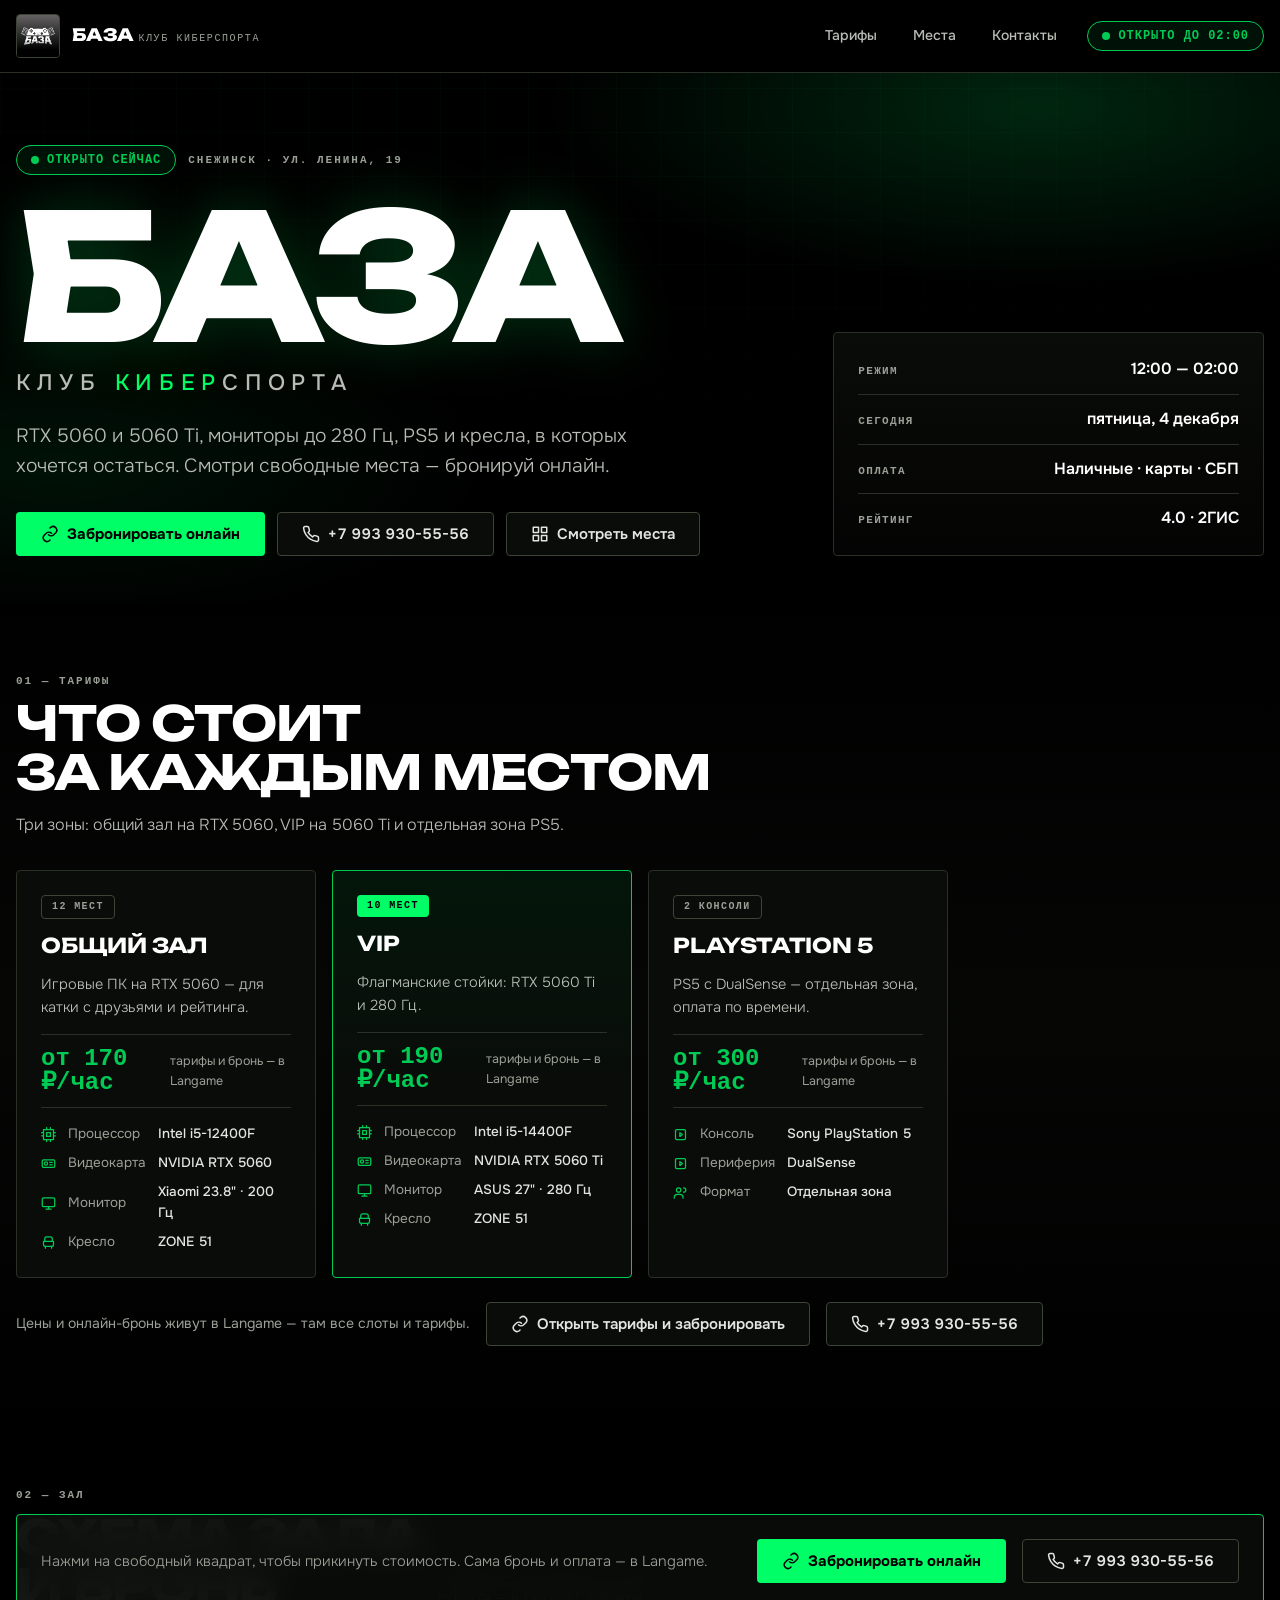
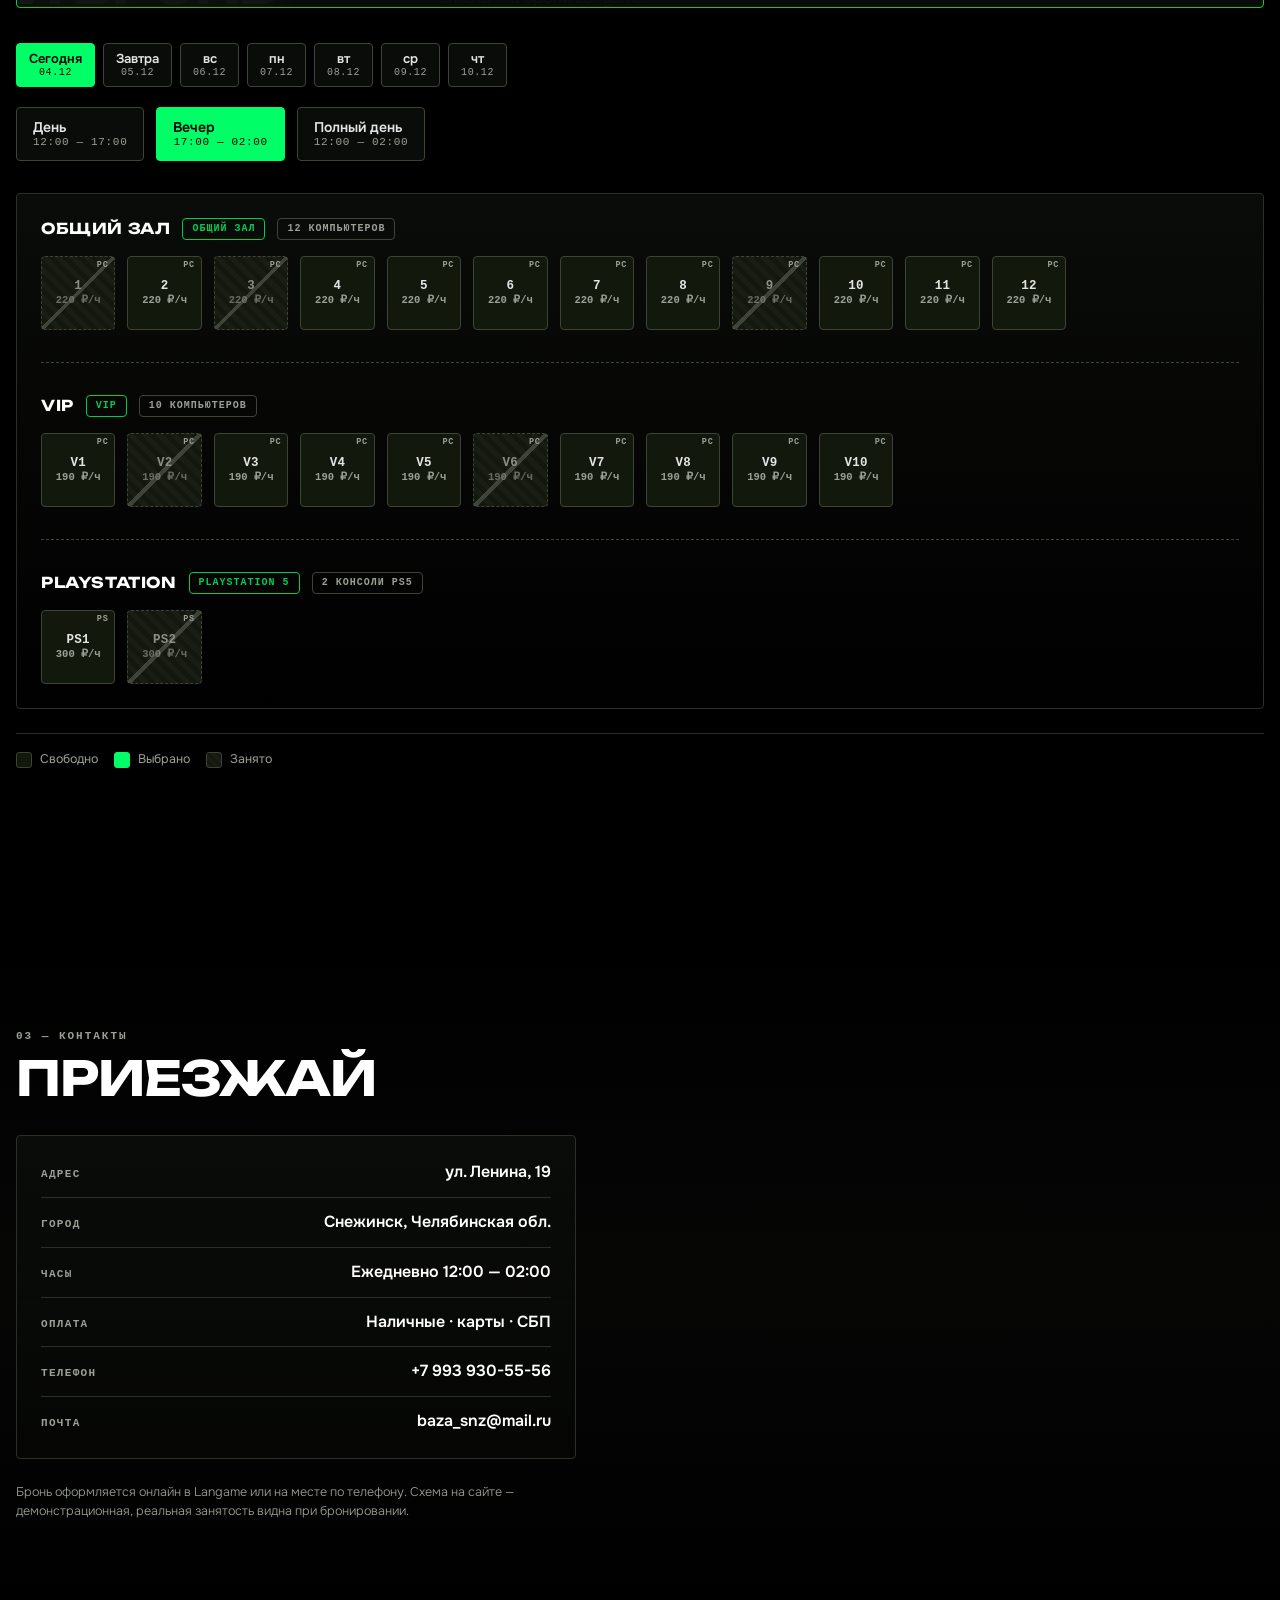
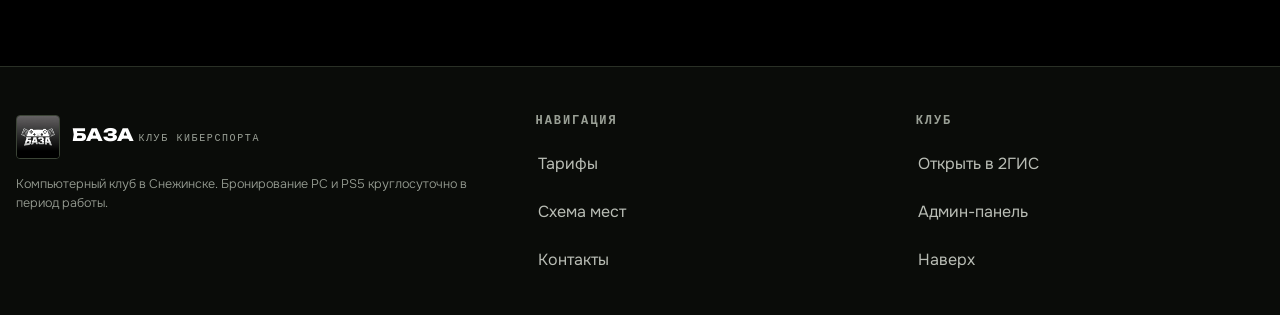
<file: index.html>
<!DOCTYPE html>
<html lang="ru" data-theme="dark">
<head>
<meta charset="utf-8">
<meta name="viewport" content="width=device-width, initial-scale=1, viewport-fit=cover">
<title>БАЗА — компьютерный клуб · Снежинск</title>
<meta name="description" content="БАЗА — клуб киберспорта в Снежинске. Бронирование PC и PS5, тарифы Общий зал, VIP и PlayStation 5. Ул. Ленина, 19. Ежедневно 12:00–02:00.">
<meta name="theme-color" content="#000000">
<link rel="icon" href="assets/logo.png">

<link rel="preconnect" href="https://fonts.googleapis.com">
<link rel="preconnect" href="https://fonts.gstatic.com" crossorigin>
<link href="https://fonts.googleapis.com/css2?family=Unbounded:wght@400;500;700;800&family=Onest:wght@300;400;500;600;700&display=swap" rel="stylesheet">
<link rel="stylesheet" href="tokens.css">

<style>
/* Токены — в tokens.css (общий файл с админ-панелью). Здесь только вёрстка. */

*,*::before,*::after{box-sizing:border-box;margin:0;padding:0}
html{-webkit-text-size-adjust:100%;scroll-behavior:smooth}
body{
  background:var(--bg); color:var(--fg-2);
  font:400 16px/1.55 var(--f-body);
  -webkit-font-smoothing:antialiased;
  overflow-x:hidden;
}
/* faint CRT grid — the one piece of decoration */
body::before{
  content:""; position:fixed; inset:0; z-index:0; pointer-events:none;
  background:
    linear-gradient(rgba(0,255,102,.028) 1px,transparent 1px) 0 0/100% 44px,
    linear-gradient(90deg,rgba(0,255,102,.028) 1px,transparent 1px) 0 0/44px 100%;
  mask-image:radial-gradient(ellipse 90% 60% at 50% 0%,#000 30%,transparent 78%);
}
img{max-width:100%;display:block}
button,input{font:inherit;color:inherit}
button{background:none;border:0;cursor:pointer}
a{color:inherit;text-decoration:none}
:focus-visible{outline:3px solid var(--acc);outline-offset:3px;border-radius:2px}
@media (prefers-reduced-motion:reduce){
  *,*::before,*::after{animation-duration:.01ms!important;animation-iteration-count:1!important;transition-duration:.01ms!important;scroll-behavior:auto!important}
}

.shell{width:min(100% - 2rem,var(--shell));margin-inline:auto;position:relative;z-index:1}
@media (max-width:640px){.shell{width:min(100% - 1.5rem,var(--shell))}}

.skip{
  position:absolute;left:-999px;top:0;z-index:100;
  background:var(--acc);color:var(--on-acc);padding:var(--s3) var(--s4);font-weight:600;
}
.skip:focus{left:var(--s4);top:var(--s4)}

/* ============================ type ============================ */
h1,h2,h3{font-family:var(--f-display);font-weight:700;line-height:1.02;letter-spacing:-.02em;color:var(--fg)}
.h-xl{font-size:clamp(2.6rem,11vw,7rem);font-weight:800;text-transform:uppercase}
.h-lg{font-size:clamp(1.7rem,5.2vw,3rem);text-transform:uppercase}
.h-md{font-size:clamp(1.15rem,2.6vw,1.6rem)}
.lead{font-size:clamp(1rem,2.1vw,1.2rem);color:var(--fg-3);max-width:60ch;font-weight:300}

.label{
  font:600 11px/1 var(--f-mono);letter-spacing:.18em;text-transform:uppercase;
  color:var(--fg-muted);
}
.mono{font-family:var(--f-mono);font-variant-numeric:tabular-nums}

/* ============================ nav ============================ */
.nav{
  position:sticky;top:0;z-index:50;
  background:rgba(0,0,0,.82);backdrop-filter:blur(14px);
  border-bottom:1px solid var(--line);
}
.nav__in{display:flex;align-items:center;gap:var(--s4);height:72px}
.brand{display:flex;align-items:center;gap:var(--s3);min-width:0}
.brand__mark{
  width:var(--tap);height:var(--tap);flex:none;border-radius:var(--r);
  background:var(--surface-2);border:1px solid var(--line-strong);
  display:grid;place-items:center;overflow:hidden;
}
.brand__mark img{width:100%;height:100%;object-fit:cover}
.brand__txt{min-width:0}
.brand__name{font:800 17px/1 var(--f-display);letter-spacing:.02em;color:var(--fg)}
.brand__sub{font:500 10px/1.5 var(--f-mono);letter-spacing:.16em;color:var(--fg-muted);text-transform:uppercase;margin-top:4px}
.nav__links{display:flex;gap:var(--s2);margin-left:auto}
@media (max-width:880px){.nav__links{display:none}}
.nav__link{
  display:flex;align-items:center;min-height:var(--tap);padding:0 14px;
  border-radius:var(--r);font-size:14px;font-weight:500;
  color:var(--fg-3);transition:background .18s var(--ease),color .18s var(--ease);
}
.nav__link:hover{background:var(--surface-2);color:var(--fg)}
.nav__link:focus-visible{background:var(--surface-2);color:var(--fg)}

/* ============================ status pill ============================ */
.pill{
  display:inline-flex;align-items:center;gap:var(--s2);
  padding:8px 14px;border-radius:999px;
  border:1px solid var(--line-strong);background:var(--bg-elev);
  font:600 12px/1 var(--f-mono);letter-spacing:.08em;text-transform:uppercase;
  color:var(--fg-3);white-space:nowrap;
}
.pill--open{border-color:var(--acc-dim);color:var(--acc-dim);background:rgba(0,255,102,.07)}
.dot{width:8px;height:8px;border-radius:50%;background:currentColor;flex:none}
.pill--open .dot{animation:pulse 2.4s var(--ease) infinite}
@keyframes pulse{0%,100%{opacity:1;box-shadow:0 0 0 0 var(--acc-glow)}50%{opacity:.55;box-shadow:0 0 0 6px rgba(0,255,102,0)}}

/* ============================ buttons ============================ */
.btn{
  display:inline-flex;align-items:center;justify-content:center;gap:var(--s2);
  min-height:var(--tap);padding:0 var(--s5);
  border-radius:var(--r);font:600 15px/1 var(--f-body);font-weight:600;
  transition:transform .18s var(--ease),background .18s var(--ease),border-color .18s var(--ease),color .18s var(--ease);
  border:1px solid transparent;
}
.btn svg{width:18px;height:18px;flex:none}
.btn--primary{background:var(--acc);color:var(--on-acc);font-weight:700}
.btn--primary:hover{background:#3DFF7A;transform:translateY(-2px);box-shadow:0 8px 28px var(--acc-glow)}
.btn--primary:active{transform:translateY(0)}
.btn--ghost{border-color:var(--line-strong);color:var(--fg-2);background:var(--bg-elev)}
.btn--ghost:hover{border-color:var(--acc-dim);color:var(--acc-dim);background:rgba(0,255,102,.05)}
.btn:disabled{opacity:.4;cursor:not-allowed;transform:none!important;box-shadow:none!important}

/* Звонок: на телефоне — кнопка с tel:, на ПК звонить некуда — показываем номер */
.call-num{display:none;font-variant-numeric:tabular-nums;user-select:all}
@media (hover:hover) and (pointer:fine){
  .call-label{display:none}
  .call-num{display:inline}
}

/* ============================ hero ============================ */
.hero{position:relative;padding:var(--s8) 0 var(--s7);overflow:hidden}
.hero__bg{
  position:absolute;inset:-20% -10% auto;height:120%;z-index:0;pointer-events:none;
  background:
    radial-gradient(46% 40% at 76% 22%,rgba(0,255,102,.15),transparent 70%),
    radial-gradient(40% 36% at 12% 78%,rgba(0,255,102,.07),transparent 70%);
}
.hero__in{position:relative;z-index:1;display:grid;gap:var(--s6);grid-template-columns:1fr;align-items:end}
/* grid items default to min-width:auto — long display words would otherwise
   blow the column out past the viewport (Unbounded 60px "киберспорта" = 560px) */
.hero__in > *{min-width:0}
@media (min-width:1000px){.hero__in{grid-template-columns:minmax(0,1.55fr) minmax(280px,.85fr)}}

.hero__eyebrow{display:flex;flex-wrap:wrap;align-items:center;gap:var(--s3);margin-bottom:var(--s5)}
.hero__title{
  font-size:clamp(3.4rem,17vw,11rem);
  font-weight:800;text-transform:uppercase;letter-spacing:-.035em;line-height:.88;
  color:var(--fg);
  text-shadow:0 0 60px rgba(0,255,102,.22);
  hyphens:manual;overflow-wrap:normal;
}
.hero__title em{
  font-style:normal;color:var(--acc);
  text-shadow:0 0 44px var(--acc-glow);
}
/* «БАЗА» — одно слово крупно, киберспорт уходит в подпись под ним */
.hero__title-sub{
  display:block;margin-top:var(--s4);
  font:500 clamp(.95rem,3.1vw,1.4rem)/1.2 var(--f-body);
  letter-spacing:.3em;text-transform:uppercase;color:var(--fg-3);
}
.hero__lead{margin-top:var(--s5);max-width:52ch}
.hero__cta{display:flex;flex-wrap:wrap;gap:var(--s3);margin-top:var(--s6)}
.hero__meta{
  display:grid;gap:var(--s3);padding:var(--s5);
  border:1px solid var(--line);border-radius:var(--r);
  background:linear-gradient(180deg,var(--bg-elev),rgba(10,12,9,.35));
}
.hero__meta .row{display:flex;justify-content:space-between;align-items:baseline;gap:var(--s3);padding-bottom:var(--s3);border-bottom:1px solid var(--line)}
.hero__meta .row:last-child{padding-bottom:0;border-bottom:0}
.hero__meta dt{color:var(--fg-muted);font:600 11px/1.4 var(--f-mono);letter-spacing:.12em;text-transform:uppercase}
.hero__meta dd{color:var(--fg);font-weight:600;text-align:right}

/* ============================ section ============================ */
.sec{padding:var(--s8) 0}
.sec--alt{background:linear-gradient(180deg,transparent,rgba(10,12,9,.55),transparent)}
.sec__head{display:flex;flex-wrap:wrap;align-items:flex-end;gap:var(--s4);margin-bottom:var(--s6)}
.sec__head .label{margin-bottom:var(--s3);display:block}
.sec__head p{max-width:52ch;color:var(--fg-3);font-weight:300}

/* ============================ tariff cards ============================ */
.grid-cards{display:grid;gap:var(--s4);grid-template-columns:1fr}
@media (min-width:640px){.grid-cards{grid-template-columns:repeat(2,1fr)}}
@media (min-width:1080px){.grid-cards{grid-template-columns:repeat(4,1fr)}}

.card{
  display:flex;flex-direction:column;
  border:1px solid var(--line);border-radius:var(--r);
  background:var(--bg-elev);
  transition:border-color .22s var(--ease),transform .22s var(--ease),background .22s var(--ease);
}
.card:hover{border-color:var(--line-strong);transform:translateY(-3px);background:var(--surface)}
.card--flag{border-color:var(--acc-dim);background:linear-gradient(180deg,rgba(0,255,102,.07),var(--bg-elev) 55%)}
.card__tag{
  display:inline-flex;align-self:flex-start;align-items:center;gap:6px;
  padding:6px 10px;border-radius:var(--r);
  background:var(--acc);color:var(--on-acc);
  font:700 10px/1 var(--f-mono);letter-spacing:.14em;text-transform:uppercase;
}
.card__tag--ghost{background:transparent;color:var(--fg-muted);border:1px solid var(--line-strong)}
.card__body{padding:var(--s5);display:flex;flex-direction:column;gap:var(--s4);flex:1}
.card__name{font:700 1.28rem/1.1 var(--f-display);color:var(--fg);text-transform:uppercase;letter-spacing:-.01em}
.card__desc{color:var(--fg-3);font-size:14.5px;font-weight:300}
.card__price{display:flex;align-items:baseline;gap:6px;padding:var(--s3) 0;border-top:1px solid var(--line);border-bottom:1px solid var(--line)}
.card__price b{font:700 1.5rem/1 var(--f-mono);color:var(--acc-dim);font-variant-numeric:tabular-nums}
.card__price span{font-size:12.5px;color:var(--fg-muted)}

.spec{display:grid;grid-template-columns:auto auto 1fr;gap:var(--s2) var(--s3);align-items:center;font-size:13.5px}
.spec__row{display:contents}
.spec__row svg{width:15px;height:15px;color:var(--acc-dim);flex:none}
.spec__row span{color:var(--fg-muted);white-space:nowrap}
.spec__row b{color:var(--fg-2);font-weight:500;overflow-wrap:anywhere}

.tariff-note{margin-top:var(--s5);display:flex;flex-wrap:wrap;align-items:center;gap:var(--s4);color:var(--fg-muted);font-size:14px}

/* ============================ slot picker ============================ */
.slots{display:flex;flex-wrap:wrap;gap:var(--s3);margin-bottom:var(--s6)}
.slot{
  min-height:var(--tap);padding:12px var(--s4);
  display:flex;flex-direction:column;gap:3px;align-items:flex-start;
  border:1px solid var(--line-strong);border-radius:var(--r);
  background:var(--bg-elev);
  transition:border-color .18s var(--ease),background .18s var(--ease),color .18s var(--ease);
}
.slot:hover{border-color:var(--acc-dim)}
.slot b{font:600 14px/1 var(--f-body);color:var(--fg-2)}
.slot small{font:500 11px/1 var(--f-mono);color:var(--fg-muted);letter-spacing:.06em}
.slot[aria-pressed="true"]{
  background:var(--acc);border-color:var(--acc);color:var(--on-acc);
}
.slot[aria-pressed="true"] b,.slot[aria-pressed="true"] small{color:var(--on-acc)}

/* ============================ seat map ============================ */
.map{
  border:1px solid var(--line);border-radius:var(--r);
  background:linear-gradient(180deg,var(--bg-elev),rgba(0,0,0,.2));
  padding:var(--s5);margin-bottom:var(--s5);
}
.zone + .zone{margin-top:var(--s6);padding-top:var(--s6);border-top:1px dashed var(--line-strong)}
.zone__head{display:flex;flex-wrap:wrap;align-items:center;gap:var(--s3);margin-bottom:var(--s4)}
.zone__name{font:700 15px/1 var(--f-display);color:var(--fg);text-transform:uppercase;letter-spacing:.04em}
.chip{
  padding:5px 9px;border-radius:var(--r);border:1px solid var(--line-strong);
  font:600 10px/1 var(--f-mono);letter-spacing:.1em;text-transform:uppercase;color:var(--fg-muted);
}
.chip--acc{border-color:var(--acc-dim);color:var(--acc-dim)}

.seats{display:grid;gap:var(--s3);grid-template-columns:repeat(auto-fill,minmax(74px,1fr))}
.seat{
  position:relative;min-height:74px;padding:8px 6px;
  display:flex;flex-direction:column;align-items:center;justify-content:center;gap:3px;
  border:1px solid var(--line-strong);border-radius:var(--r);
  background:var(--surface);
  font:600 12px/1 var(--f-mono);color:var(--fg-2);
  transition:border-color .18s var(--ease),background .18s var(--ease),color .18s var(--ease),transform .18s var(--ease);
}
.seat__id{font-size:12.5px;letter-spacing:.02em}
.seat__p{font-size:10.5px;color:var(--fg-muted);font-variant-numeric:tabular-nums}
.seat__type{position:absolute;top:4px;right:6px;font:700 8.5px/1 var(--f-mono);color:var(--fg-muted);letter-spacing:.08em}
.seat--free:hover{border-color:var(--acc-dim);background:rgba(0,255,102,.09);color:var(--fg);transform:translateY(-2px)}
.seat--free:hover .seat__p{color:var(--acc-dim)}
.seat--taken{
  background:repeating-linear-gradient(45deg,var(--surface-2),var(--surface-2) 5px,var(--surface) 5px,var(--surface) 10px);
  border-style:dashed;color:var(--busy);cursor:not-allowed;
}
.seat--taken .seat__p{color:var(--busy);opacity:.7}
.seat--taken::after{
  content:"";position:absolute;inset:0;
  background:linear-gradient(135deg,transparent 48%,var(--busy) 48%,var(--busy) 52%,transparent 52%);
  opacity:.35;pointer-events:none;
}
.seat--sel{
  background:var(--acc);border-color:var(--acc);color:var(--on-acc);
  box-shadow:0 0 0 3px rgba(0,255,102,.22);
}
.seat--sel .seat__p,.seat--sel .seat__type{color:rgba(0,0,0,.66)}
.seat--sel:hover{transform:none}

.legend{display:flex;flex-wrap:wrap;gap:var(--s4);margin-top:var(--s5);padding-top:var(--s4);border-top:1px solid var(--line)}
.legend__i{display:flex;align-items:center;gap:var(--s2);font-size:12.5px;color:var(--fg-muted)}
.legend__sw{width:16px;height:16px;border-radius:3px;border:1px solid var(--line-strong);flex:none}
.sw-free{background:var(--surface)}
.sw-taken{background:repeating-linear-gradient(45deg,var(--surface-2),var(--surface-2) 3px,var(--surface) 3px,var(--surface) 6px)}
.sw-sel{background:var(--acc);border-color:var(--acc)}

/* ============================ summary ============================ */
.summary{
  position:sticky;bottom:0;z-index:40;margin-top:var(--s5);
  border:1px solid var(--acc-dim);border-radius:var(--r);
  background:rgba(10,12,9,.94);backdrop-filter:blur(16px);
  padding:var(--s4) var(--s5);
  display:flex;flex-wrap:wrap;align-items:center;gap:var(--s4);
}
@media (min-width:760px){.summary{padding:var(--s5) var(--s5)}}
.summary__info{display:flex;flex-wrap:wrap;gap:var(--s5);flex:1;min-width:220px}
.summary__item b{display:block;font:700 12px/1 var(--f-mono);letter-spacing:.1em;text-transform:uppercase;color:var(--fg-muted);margin-bottom:6px}
.summary__item span{font:600 16px/1.2 var(--f-body);color:var(--fg)}
.summary__total{display:flex;align-items:baseline;gap:var(--s2);margin-left:auto}
.summary__total b{font:800 1.7rem/1 var(--f-mono);color:var(--acc-dim);font-variant-numeric:tabular-nums}
.summary__total span{font-size:12.5px;color:var(--fg-muted)}
.empty{color:var(--fg-muted);font-size:14.5px;font-weight:300}

/* ============================ footer ============================ */
.foot{border-top:1px solid var(--line);margin-top:var(--s8);padding:var(--s7) 0 var(--s6);background:var(--bg-elev)}
.foot__grid{display:grid;gap:var(--s6);grid-template-columns:1fr}
@media (min-width:760px){.foot__grid{grid-template-columns:1.4fr 1fr 1fr}}
.foot__brand{display:flex;align-items:center;gap:var(--s3);margin-bottom:var(--s4)}
.foot h3{font:700 12px/1 var(--f-mono);letter-spacing:.16em;text-transform:uppercase;color:var(--fg-muted);margin-bottom:var(--s4)}
.foot ul{list-style:none;display:grid;gap:var(--s1)}
.foot a{
  display:flex;align-items:center;min-height:var(--tap);padding-inline:2px;
  color:var(--fg-3);transition:color .18s var(--ease);
}
.foot a:hover{color:var(--acc-dim)}
.foot__note{margin-top:var(--s6);padding-top:var(--s4);border-top:1px solid var(--line);font-size:12.5px;color:var(--fg-muted);font-weight:300}

.sr{position:absolute;width:1px;height:1px;padding:0;margin:-1px;overflow:hidden;clip:rect(0,0,0,0);white-space:nowrap;border:0}

/* ============================ date strip ============================ */
.dates{display:flex;gap:var(--s2);overflow-x:auto;padding-bottom:var(--s2);margin-bottom:var(--s3);scrollbar-width:thin}
.date{
  flex:none;min-height:var(--tap);min-width:var(--tap);padding:7px 12px;
  display:flex;flex-direction:column;align-items:center;justify-content:center;gap:3px;
  border:1px solid var(--line-strong);border-radius:var(--r);background:var(--bg-elev);
  transition:border-color .18s var(--ease),background .18s var(--ease),color .18s var(--ease);
}
.date:hover{border-color:var(--acc-dim)}
.date b{font:600 13px/1 var(--f-body);color:var(--fg-2);white-space:nowrap}
.date small{font:500 10px/1 var(--f-mono);color:var(--fg-muted);letter-spacing:.06em}
.date[aria-pressed="true"]{background:var(--acc);border-color:var(--acc)}
.date[aria-pressed="true"] b,.date[aria-pressed="true"] small{color:var(--on-acc)}
.date:disabled{cursor:not-allowed;opacity:.45}
.date:disabled:hover{border-color:var(--line-strong)}

/* ============================ booking dialog ============================ */
.dlg{
  border:1px solid var(--acc-dim);border-radius:var(--r);
  background:var(--bg-elev);color:var(--fg-2);padding:0;
  width:min(100% - 2rem,520px);
}
.dlg::backdrop{background:rgba(0,0,0,.78);backdrop-filter:blur(5px)}
.dlg__in{padding:var(--s5);display:grid;gap:var(--s4)}
.dlg h3{font:700 1.25rem/1.15 var(--f-display);text-transform:uppercase}
.field{display:grid;gap:6px}
.field label{font:600 11px/1 var(--f-mono);letter-spacing:.12em;text-transform:uppercase;color:var(--fg-muted)}
.field input{
  min-height:var(--tap);padding:0 var(--s3);border-radius:var(--r);
  border:1px solid var(--line-strong);background:var(--bg);color:var(--fg);
}
.field input::placeholder{color:var(--fg-muted)}
.dlg__tot{display:flex;justify-content:space-between;align-items:baseline;padding-top:var(--s3);border-top:1px solid var(--line)}
.dlg__tot b{font:800 1.5rem/1 var(--f-mono);color:var(--acc-dim);font-variant-numeric:tabular-nums}
.dlg__acts{display:flex;gap:var(--s3);flex-wrap:wrap}
.notice{padding:var(--s3) var(--s4);border-radius:var(--r);border:1px solid var(--line-strong);font-size:13.5px;color:var(--fg-3);line-height:1.5}
.notice--ok{border-color:var(--acc-dim);color:var(--acc-dim);background:rgba(0,255,102,.06)}
.notice--err{border-color:var(--danger);color:var(--danger);background:rgba(255,77,77,.07)}
.slot:disabled{cursor:not-allowed;opacity:.45}
.slot:disabled:hover{border-color:var(--line-strong)}

/* ============================ toast ============================ */
.toast{
  position:fixed;left:50%;bottom:var(--s5);transform:translate(-50%,140%);
  z-index:80;width:max-content;max-width:min(100% - 2rem,560px);
  padding:var(--s3) var(--s5);border-radius:var(--r);
  border:1px solid var(--acc-dim);background:rgba(10,12,9,.97);color:var(--acc-dim);
  font:600 14px/1.45 var(--f-body);text-align:center;
  box-shadow:0 12px 40px rgba(0,0,0,.65);
  transition:transform .28s var(--ease);
}
.toast--in{transform:translate(-50%,0)}
</style>
</head>

<body>
<a class="skip" href="#main">Перейти к содержимому</a>

<header class="nav">
  <div class="shell nav__in">
    <a class="brand" href="#top">
      <span class="brand__mark"><img src="assets/logo.png" alt="" width="44" height="44"></span>
      <span class="brand__txt">
        <span class="brand__name">БАЗА</span>
        <span class="brand__sub">клуб киберспорта</span>
      </span>
    </a>
    <nav class="nav__links" aria-label="Основная навигация">
      <a class="nav__link" href="#tariffs">Тарифы</a>
      <a class="nav__link" href="#map">Места</a>
      <a class="nav__link" href="#contacts">Контакты</a>
    </nav>
    <span class="pill" id="statusPill"><span class="dot"></span><span id="statusText">Уточняем…</span></span>
  </div>
</header>

<main id="main">
  <!-- ================= HERO ================= -->
  <section class="hero" id="top">
    <div class="hero__bg" aria-hidden="true"></div>
    <div class="shell hero__in">
      <div>
        <div class="hero__eyebrow">
          <span class="pill pill--open" id="pillHero"><span class="dot"></span><span id="pillHeroText">Открыто</span></span>
          <span class="label">Снежинск · ул. Ленина, 19</span>
        </div>
        <h1 class="hero__title">База<span class="hero__title-sub">клуб <em>кибер</em>спорта</span></h1>
        <p class="lead hero__lead">
          RTX 5060 и 5060&nbsp;Ti, мониторы до 280&nbsp;Гц, PS5 и кресла, в которых
          хочется остаться. Смотри свободные места — бронируй онлайн.
        </p>
        <div class="hero__cta">
          <a class="btn btn--primary" id="heroBook"
             href="https://langame.ru/799459198_computerniy_club_baza_snezhinsk"
             target="_blank" rel="noopener">
            <svg viewBox="0 0 24 24" fill="none" stroke="currentColor" stroke-width="2" stroke-linecap="round" stroke-linejoin="round" aria-hidden="true"><path d="M10 13a5 5 0 0 0 7 0l3-3a5 5 0 0 0-7-7l-1 1"/><path d="M14 11a5 5 0 0 0-7 0l-3 3a5 5 0 0 0 7 7l1-1"/></svg>
            Забронировать онлайн
          </a>
          <a class="btn btn--ghost call-link" id="heroCall" href="tel:+79939305556" title="Позвонить">
            <svg viewBox="0 0 24 24" fill="none" stroke="currentColor" stroke-width="2" stroke-linecap="round" stroke-linejoin="round" aria-hidden="true"><path d="M22 16.92v3a2 2 0 0 1-2.18 2 19.8 19.8 0 0 1-8.63-3.07 19.5 19.5 0 0 1-6-6A19.8 19.8 0 0 1 2.12 4.2 2 2 0 0 1 4.11 2h3a2 2 0 0 1 2 1.72c.13.96.36 1.9.7 2.81a2 2 0 0 1-.45 2.11L8.09 9.91a16 16 0 0 0 6 6l1.27-1.27a2 2 0 0 1 2.11-.45c.91.34 1.85.57 2.81.7A2 2 0 0 1 22 16.92z"/></svg>
            <span class="call-label">Позвонить</span><span class="call-num">+7 993 930-55-56</span>
          </a>
          <a class="btn btn--ghost" href="#map">
            <svg viewBox="0 0 24 24" fill="none" stroke="currentColor" stroke-width="2" stroke-linecap="round" stroke-linejoin="round" aria-hidden="true"><path d="M3 3h7v7H3zM14 3h7v7h-7zM14 14h7v7h-7zM3 14h7v7H3z"/></svg>
            Смотреть места
          </a>
        </div>
      </div>

      <dl class="hero__meta">
        <div class="row"><dt>Режим</dt><dd id="metaHours">12:00 — 02:00</dd></div>
        <div class="row"><dt>Сегодня</dt><dd id="metaToday">—</dd></div>
        <div class="row"><dt>Оплата</dt><dd id="metaPay">Наличные / QR</dd></div>
        <div class="row"><dt>Рейтинг</dt><dd id="metaRating">4.0 · 2ГИС</dd></div>
      </dl>
    </div>
  </section>

  <!-- ================= TARIFFS ================= -->
  <section class="sec sec--alt" id="tariffs">
    <div class="shell">
      <div class="sec__head">
        <div>
          <span class="label">01 — Тарифы</span>
          <h2 class="h-lg">Что стоит<br>за каждым местом</h2>
        </div>
        <p>Три зоны: общий зал на RTX&nbsp;5060, VIP на 5060&nbsp;Ti и отдельная зона PS5.</p>
      </div>
      <div class="grid-cards" id="tariffGrid"></div>
      <p class="tariff-note">
        Цены и онлайн-бронь живут в Langame — там все слоты и тарифы.
        <a class="btn btn--ghost" href="https://langame.ru/799459198_computerniy_club_baza_snezhinsk" target="_blank" rel="noopener">
          <svg viewBox="0 0 24 24" fill="none" stroke="currentColor" stroke-width="2" stroke-linecap="round" stroke-linejoin="round" aria-hidden="true"><path d="M10 13a5 5 0 0 0 7 0l3-3a5 5 0 0 0-7-7l-1 1"/><path d="M14 11a5 5 0 0 0-7 0l-3 3a5 5 0 0 0 7 7l1-1"/></svg>
          Открыть тарифы и забронировать
        </a>
        <a class="btn btn--ghost call-link" id="tariffCall" href="tel:+79939305556" title="Позвонить">
          <svg viewBox="0 0 24 24" fill="none" stroke="currentColor" stroke-width="2" stroke-linecap="round" stroke-linejoin="round" aria-hidden="true"><path d="M22 16.92v3a2 2 0 0 1-2.18 2 19.8 19.8 0 0 1-8.63-3.07 19.5 19.5 0 0 1-6-6A19.8 19.8 0 0 1 2.12 4.2 2 2 0 0 1 4.11 2h3a2 2 0 0 1 2 1.72c.13.96.36 1.9.7 2.81a2 2 0 0 1-.45 2.11L8.09 9.91a16 16 0 0 0 6 6l1.27-1.27a2 2 0 0 1 2.11-.45c.91.34 1.85.57 2.81.7A2 2 0 0 1 22 16.92z"/></svg>
          <span class="call-label">Позвонить</span><span class="call-num">+7 993 930-55-56</span>
        </a>
      </p>
    </div>
  </section>

  <!-- ================= MAP ================= -->
  <section class="sec" id="map">
    <div class="shell">
      <div class="sec__head">
        <div>
          <span class="label">02 — Зал</span>
          <h2 class="h-lg">Схема зала<br>и бронь</h2>
        </div>
        <p>Общий зал и VIP, PS5 — отдельно. Живая занятость, выбор времени и оплата — в брони Langame.</p>
      </div>

      <div class="dates" role="group" aria-label="Дата брони" id="dateGroup"></div>
      <div class="slots" role="group" aria-label="Временной слот" id="slotGroup"></div>

      <div class="map" id="seatMap" aria-live="polite"></div>

      <div class="legend" aria-hidden="true">
        <span class="legend__i"><span class="legend__sw sw-free"></span>Свободно</span>
        <span class="legend__i"><span class="legend__sw sw-sel"></span>Выбрано</span>
        <span class="legend__i"><span class="legend__sw sw-taken"></span>Занято</span>
      </div>

      <div class="summary" id="summary"></div>
    </div>
  </section>

  <!-- ================= CONTACTS ================= -->
  <section class="sec sec--alt" id="contacts">
    <div class="shell">
      <div class="sec__head">
        <div>
          <span class="label">03 — Контакты</span>
          <h2 class="h-lg">Приезжай</h2>
        </div>
      </div>
      <dl class="hero__meta" style="max-width:560px">
        <div class="row"><dt>Адрес</dt><dd id="cAddress">ул. Ленина, 19</dd></div>
        <div class="row"><dt>Город</dt><dd id="cCity">Снежинск, Челябинская обл.</dd></div>
        <div class="row"><dt>Часы</dt><dd id="cHours">Ежедневно 12:00 — 02:00</dd></div>
        <div class="row"><dt>Оплата</dt><dd id="cPay">Наличные · карты · СБП</dd></div>
        <div class="row"><dt>Телефон</dt><dd><a class="call-link" id="cPhone" href="tel:+79939305556" title="Позвонить или скопировать">+7 993 930-55-56</a></dd></div>
        <div class="row"><dt>Почта</dt><dd id="cEmail">baza_snz@mail.ru</dd></div>
      </dl>
      <p class="foot__note" style="border:0;padding:0;margin:var(--s5) 0 0;max-width:560px">
        Бронь оформляется онлайн в Langame или на месте по телефону. Схема на сайте —
        демонстрационная, реальная занятость видна при бронировании.
      </p>
    </div>
  </section>
</main>

<footer class="foot">
  <div class="shell">
    <div class="foot__grid">
      <div>
        <div class="foot__brand">
          <span class="brand__mark"><img src="assets/logo.png" alt="" width="44" height="44"></span>
          <span class="brand__txt">
            <span class="brand__name">БАЗА</span>
            <span class="brand__sub">клуб киберспорта</span>
          </span>
        </div>
        <p class="foot__note" style="border:0;padding:0;margin:0">
          Компьютерный клуб в Снежинске. Бронирование PC и PS5 круглосуточно в период работы.
        </p>
      </div>
      <div>
        <h3>Навигация</h3>
        <ul>
          <li><a href="#tariffs">Тарифы</a></li>
          <li><a href="#map">Схема мест</a></li>
          <li><a href="#contacts">Контакты</a></li>
        </ul>
      </div>
      <div>
        <h3>Клуб</h3>
        <ul>
          <li><a href="https://2gis.ru/snezhinsk/firm/70000001110677236" target="_blank" rel="noopener">Открыть в 2ГИС</a></li>
          <li><a href="admin.html">Админ-панель</a></li>
          <li><a href="#top">Наверх</a></li>
        </ul>
      </div>
    </div>
  </div>
</footer>

<script src="store.js"></script>
<script>
/* ================================================================
   Публичный сайт «БАЗА».

   Клубные данные (тарифы, места, расписание, брони) берутся из
   общего слоя BAZA — того же файла store.js, что использует
   админ-панель. Правки в панели появляются здесь сразу, без
   перезагрузки страницы.
   ================================================================ */

const $  = s => document.querySelector(s);
const $$ = s => [...document.querySelectorAll(s)];

/* ---------- состояние экрана (не клубные данные) ---------- */
let day  = BAZA.dateKey();
let slot = 'night';
const picked = new Set();
const BOOK_FALLBACK = 'https://langame.ru/799459198_computerniy_club_baza_snezhinsk';

/* ---------- доступ к данным ---------- */
const data      = () => BAZA.get();
const phoneHref = () => {
  const digits = String((data().club && data().club.phone) || '').replace(/[^\d+]/g, '');
  return digits ? 'tel:' + digits : '#contacts';
};

/* На телефоне кнопка звонит (tel:). На ПК звонить некуда, поэтому вместо
   слова «Позвонить» показываем номер и по клику копируем его в буфер. */
const isDesktop = () => !!(window.matchMedia
  && window.matchMedia('(hover: hover) and (pointer: fine)').matches);

function toast(msg){
  let t = document.getElementById('toast');
  if (!t){
    t = document.createElement('div');
    t.id = 'toast';
    t.className = 'toast';
    document.body.appendChild(t);
  }
  t.textContent = msg;
  t.classList.add('toast--in');
  clearTimeout(toast._timer);
  toast._timer = setTimeout(() => t.classList.remove('toast--in'), 2200);
}

document.addEventListener('click', e => {
  const link = e.target.closest && e.target.closest('.call-link');
  if (!link || !isDesktop()) return;              // на телефоне — работает tel:
  const phone = (data().club && data().club.phone) || '';
  if (!phone) return;
  e.preventDefault();
  const fallback = () => toast('Позвоните: ' + phone);;
  if (navigator.clipboard && navigator.clipboard.writeText){
    navigator.clipboard.writeText(phone).then(
      () => toast('Номер скопирован: ' + phone),
      fallback
    );
  } else {
    fallback();
  }
});
const slotDef   = id => data().slots.find(s => s.id === id) || data().slots[0];
const tariffDef = id => data().tariffs[id];
const priceNum  = (t, s) => tariffDef(t).price[s] || 0;
const money     = n => n.toLocaleString('ru-RU') + ' ₽';
const priceText = (t, s) => tariffDef(t).hourly
  ? money(priceNum(t, s)) + '/ч'
  : money(priceNum(t, s));

const esc = s => String(s).replace(/[&<>"']/g,
  c => ({ '&': '&amp;', '<': '&lt;', '>': '&gt;', '"': '&quot;', "'": '&#39;' }[c]));

/* ---------- иконки (inline SVG, без эмодзи) ---------- */
const ICON = {
  cpu:'<path d="M4 4h16v16H4z"/><rect x="9" y="9" width="6" height="6"/><path d="M9 1v3M15 1v3M9 20v3M15 20v3M20 9h3M20 14h3M1 9h3M1 14h3"/>',
  gpu:'<rect x="2" y="6" width="20" height="12" rx="2"/><circle cx="8" cy="12" r="2.5"/><path d="M14 10h4M14 14h4"/>',
  mon:'<rect x="2" y="3" width="20" height="14" rx="2"/><path d="M8 21h8M12 17v4"/>',
  mou:'<path d="M3 3v18a2 2 0 0 0 2 2h14a2 2 0 0 0 2-2V9l-7-7H5a2 2 0 0 0-2 2z"/><path d="M12 2v5h7"/>',
  key:'<rect x="2" y="6" width="20" height="12" rx="2"/><path d="M6 10h.01M10 10h.01M14 10h.01M18 10h.01M6 14h12"/>',
  hp:'<path d="M3 14h18"/><path d="M4 14v3a3 3 0 0 0 3 3h10a3 3 0 0 0 3-3v-3"/><rect x="1" y="9" width="22" height="5" rx="2.5"/>',
  chair:'<path d="M6 10V6a3 3 0 0 1 3-3h6a3 3 0 0 1 3 3v4"/><path d="M4 10h16v5a3 3 0 0 1-3 3H7a3 3 0 0 1-3-3z"/><path d="M7 18v3M17 18v3"/>',
  users:'<circle cx="9" cy="8" r="3.5"/><path d="M2 21v-1a5 5 0 0 1 5-5h4a5 5 0 0 1 5 5v1"/><path d="M17 4.5a3.5 3.5 0 0 1 0 7"/>',
  play:'<path d="M6 4h12a2 2 0 0 1 2 2v12a2 2 0 0 1-2 2H6a2 2 0 0 1-2-2V6a2 2 0 0 1 2-2z"/><path d="M11 9l4 3-4 3z"/>',
  box:'<rect x="3" y="3" width="18" height="18" rx="2"/><path d="M7 7h10v10H7z"/>',
  link:'<path d="M10 13a5 5 0 0 0 7 0l3-3a5 5 0 0 0-7-7l-1 1"/><path d="M14 11a5 5 0 0 0-7 0l-3 3a5 5 0 0 0 7 7l1-1"/>',
  phone:'<path d="M22 16.92v3a2 2 0 0 1-2.18 2 19.8 19.8 0 0 1-8.63-3.07 19.5 19.5 0 0 1-6-6A19.8 19.8 0 0 1 2.12 4.2 2 2 0 0 1 4.11 2h3a2 2 0 0 1 2 1.72c.13.96.36 1.9.7 2.81a2 2 0 0 1-.45 2.11L8.09 9.91a16 16 0 0 0 6 6l1.27-1.27a2 2 0 0 1 2.11-.45c.91.34 1.85.57 2.81.7A2 2 0 0 1 22 16.92z"/>',
};
const svg = p => '<svg viewBox="0 0 24 24" fill="none" stroke="currentColor" stroke-width="2" stroke-linecap="round" stroke-linejoin="round" aria-hidden="true">' + p + '</svg>';

/* иконка подбирается по смыслу строки характеристики, а не по порядку */
function specIcon(label){
  const l = label.toLowerCase();
  if (l.includes('процессор')) return ICON.cpu;
  if (l.includes('видеокарт')) return ICON.gpu;
  if (l.includes('монитор') || l.includes('проектор')) return ICON.mon;
  if (l.includes('мышь')) return ICON.mou;
  if (l.includes('клавиат')) return ICON.key;
  if (l.includes('наушник')) return ICON.hp;
  if (l.includes('кресл')) return ICON.chair;
  if (l.includes('формат') || l.includes('человек')) return ICON.users;
  if (l.includes('консол') || l.includes('перифер') || l.includes('playstation')) return ICON.play;
  return ICON.box;
}

/* ============================== ДАТЫ ============================== */
function dayOptions(){
  const out = [];
  for (let i = 0; i < 7; i++){
    const d   = BAZA.addDays(new Date(), i);
    const key = BAZA.dateKey(d);
    const h   = BAZA.hoursFor(key);
    out.push({
      key: key, hours: h, open: !!h,
      label: i === 0 ? 'Сегодня' : i === 1 ? 'Завтра'
           : d.toLocaleDateString('ru-RU', { weekday: 'short' }),
      sub: d.toLocaleDateString('ru-RU', { day: '2-digit', month: '2-digit' }),
    });
  }
  return out;
}

function renderDates(){
  const opts = dayOptions();
  /* если выбранный день закрыт или выпал из окна — уходим на первый рабочий */
  if (!opts.some(o => o.key === day && o.open)){
    const first = opts.find(o => o.open);
    if (first) day = first.key;
  }
  $('#dateGroup').innerHTML = opts.map(o => `
    <button class="date" type="button" data-day="${o.key}"
            aria-pressed="${o.key === day}"${o.open ? '' : ' disabled'}>
      <b>${esc(o.label)}</b>
      <small>${o.sub}${o.open ? '' : ' · вых'}</small>
    </button>`).join('');

  $$('#dateGroup .date').forEach(b => b.addEventListener('click', () => {
    if (b.disabled) return;
    day = b.dataset.day; picked.clear();
    renderDates(); renderMap(); renderSummary();
  }));
}

/* ============================== ТАРИФЫ ============================== */
function renderTariffs(){
  $('#tariffGrid').innerHTML = Object.entries(data().tariffs).map(([key, t]) => {
    const nums = Object.values(t.price || {}).map(Number);
    const from = nums.length ? Math.min.apply(null, nums) : 0;
    return `
    <article class="card${t.featured ? ' card--flag' : ''}">
      <div class="card__body">
        <span class="card__tag${t.featured ? '' : ' card__tag--ghost'}">${esc(t.badge)}</span>
        <h3 class="card__name">${esc(t.name)}</h3>
        <p class="card__desc">${esc(t.desc)}</p>
        <div class="card__price">
          <b>от ${esc(money(from))}${t.hourly ? '/час' : ''}</b>
          <span>тарифы и бронь — в Langame</span>
        </div>
        <div class="spec">
          ${t.specs.map(row => `
            <div class="spec__row">
              ${svg(specIcon(row[0]))}
              <span>${esc(row[0])}</span><b>${esc(row[1])}</b>
            </div>`).join('')}
        </div>
      </div>
    </article>`;
  }).join('');
}

/* ============================== СЛОТЫ ============================== */
function renderSlots(){
  const open = !!BAZA.hoursFor(day);
  $('#slotGroup').innerHTML = data().slots.map(s => `
    <button class="slot" type="button" data-slot="${s.id}"
            aria-pressed="${s.id === slot}"${open ? '' : ' disabled'}>
      <b>${esc(s.label)}</b><small>${esc(s.time)}</small>
    </button>`).join('');

  $$('#slotGroup .slot').forEach(b => b.addEventListener('click', () => {
    if (b.disabled) return;
    slot = b.dataset.slot; picked.clear();
    renderSlots(); renderTariffs(); renderMap(); renderSummary();
  }));
}

/* ============================== КАРТА МЕСТ ============================== */
function renderMap(){
  if (!BAZA.hoursFor(day)){
    $('#seatMap').innerHTML = '<p class="empty">В этот день клуб не работает.</p>';
    return;
  }
  $('#seatMap').innerHTML = data().zones.map(z => {
    const t = tariffDef(z.tariff);
    const rows = z.seats.map(id => {
      const st  = BAZA.isSeatBusy(day, slot, z.id, id);
      const sel = picked.has(id);
      const cls = st.busy ? 'seat--taken' : sel ? 'seat--sel' : 'seat--free';
      const type = z.tariff === 'ps' ? 'PS' : 'PC';
      const state = st.busy
        ? (st.kind === 'block' ? 'Недоступно' : 'Занято')
        : sel ? 'Выбрано' : 'Свободно';
      return `<button class="seat ${cls}" type="button" data-seat="${esc(id)}"
        aria-pressed="${sel}"${st.busy ? ' aria-disabled="true"' : ''}>
        <span class="seat__type">${type}</span>
        <span class="seat__id">${esc(id)}</span>
        <span class="seat__p">${priceText(z.tariff, slot)}</span>
        <span class="sr">${esc(z.name)}, тариф ${esc(t.name)}, ${priceText(z.tariff, slot)}. ${state}</span>
      </button>`;
    }).join('');
    return `<div class="zone">
      <div class="zone__head">
        <h3 class="zone__name">${esc(z.name)}</h3>
        <span class="chip chip--acc">${esc(t.name)}</span>
        <span class="chip">${esc(z.note)}</span>
      </div>
      <div class="seats">${rows}</div>
    </div>`;
  }).join('');

  $$('#seatMap .seat').forEach(b => b.addEventListener('click', () => {
    if (b.classList.contains('seat--taken')) return;
    const id = b.dataset.seat;
    picked.has(id) ? picked.delete(id) : picked.add(id);
    renderMap(); renderSummary();
  }));
}

/* ============================== ИТОГ ============================== */
function pickedItems(){
  const out = [];
  picked.forEach(id => {
    const z = data().zones.find(z => z.seats.includes(id));
    if (!z) return;
    out.push({
      id: id, zoneId: z.id, zone: z.name, tariff: z.tariff,
      name: tariffDef(z.tariff).name, num: priceNum(z.tariff, slot),
    });
  });
  return out;
}

function dateLabel(){
  return new Date(day + 'T12:00:00')
    .toLocaleDateString('ru-RU', { day: 'numeric', month: 'long' });
}

function bookLink(){
  const url = (data().club && data().club.bookingUrl) || BOOK_FALLBACK;
  return `<a class="btn btn--primary" href="${esc(url)}" target="_blank" rel="noopener">
      ${svg(ICON.link)}
      Забронировать онлайн
    </a>
    <a class="btn btn--ghost call-link" href="${esc(phoneHref())}" title="Позвонить">
      ${svg(ICON.phone)}
      <span class="call-label">Позвонить</span><span class="call-num">${esc((data().club && data().club.phone) || '')}</span>
    </a>`;
}

function renderSummary(){
  const box   = $('#summary');
  const items = pickedItems();

  if (!items.length){
    box.innerHTML = `
      <div class="summary__info">
        <p class="empty">Нажми на свободный квадрат, чтобы прикинуть стоимость. Сама бронь и оплата — в Langame.</p>
      </div>
      ${bookLink()}`;
    return;
  }
  const total  = items.reduce((a, b) => a + b.num, 0);
  const hourly = items.some(i => tariffDef(i.tariff).hourly);

  box.innerHTML = `
    <div class="summary__info">
      <div class="summary__item"><b>Дата</b><span>${esc(dateLabel())}</span></div>
      <div class="summary__item"><b>Слот</b><span>${esc(slotDef(slot).time)}</span></div>
      <div class="summary__item"><b>Мест</b><span>${items.length} · ${items.map(i => esc(i.id)).join(', ')}</span></div>
      <div class="summary__item"><b>Тарифы</b><span>${[...new Set(items.map(i => i.name))].map(esc).join(', ')}</span></div>
    </div>
    <div class="summary__total">
      <b>${money(total)}</b><span>${hourly ? 'в час' : 'за слот'}</span>
    </div>
    ${bookLink()}`;
}

/* Бронь и оплата — в системе клуба (Langame). Кнопки в шапке и в .summary
   ведут туда; локально сайт только показывает схему и прикидку цены. */

/* ============================== СТАТУС И ТЕКСТЫ ============================== */
function renderStatus(){
  const open = BAZA.isOpenAt();
  const club = data().club;

  $('#statusText').textContent = open
    ? 'Открыто до ' + club.openTo
    : 'Откроется в ' + club.openFrom;
  $('#statusPill').classList.toggle('pill--open', open);
  $('#pillHero').classList.toggle('pill--open', open);
  $('#pillHeroText').textContent = open ? 'Открыто сейчас' : 'Закрыто сейчас';

  $('#metaToday').textContent  = new Date().toLocaleDateString('ru-RU',
    { weekday: 'long', day: 'numeric', month: 'long' });
  $('#metaHours').textContent  = club.openFrom + ' — ' + club.openTo;
  $('#metaPay').textContent    = club.payments;
  $('#metaRating').textContent = club.rating;

  const book = $('#heroBook');
  if (book) book.href = club.bookingUrl || BOOK_FALLBACK;
  $$('.call-link').forEach(a => { a.href = phoneHref(); });
  $$('.call-num').forEach(el => { el.textContent = club.phone || ''; });
  const cphone = $('#cPhone');
  if (cphone) cphone.href = phoneHref();
  $('#cAddress').textContent = club.address;
  $('#cCity').textContent    = club.city + ', Челябинская обл.';
  $('#cHours').textContent   = 'Ежедневно ' + club.openFrom + ' — ' + club.openTo;
  $('#cPay').textContent     = club.payments;
  $('#cPhone').textContent   = club.phone || 'Не указан';
  $('#cEmail').textContent   = club.email || '—';
}

/* ============================== СТАРТ ============================== */
function renderAll(){
  renderDates(); renderSlots(); renderTariffs();
  renderMap(); renderSummary(); renderStatus();
}

renderAll();
BAZA.subscribe(renderAll);
setInterval(renderStatus, 60000);
</script>
</body>
</html>
</file>
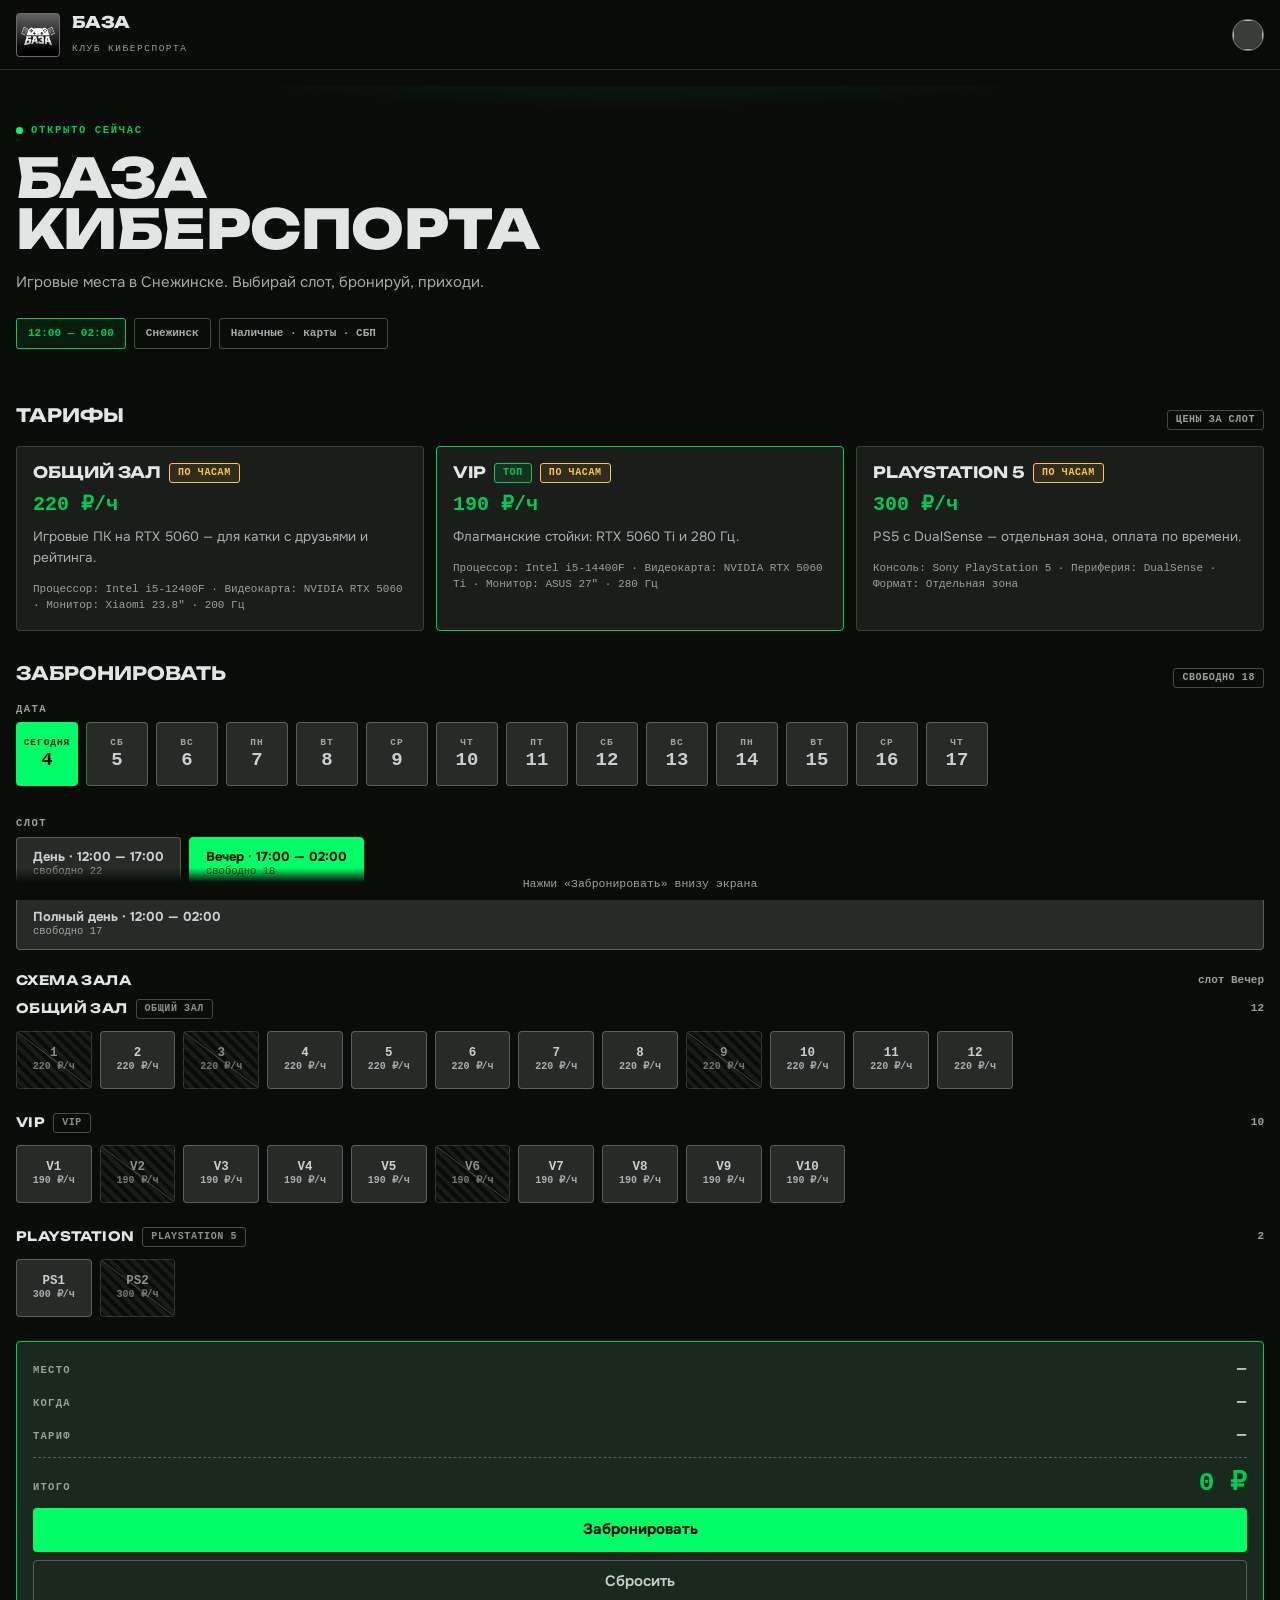
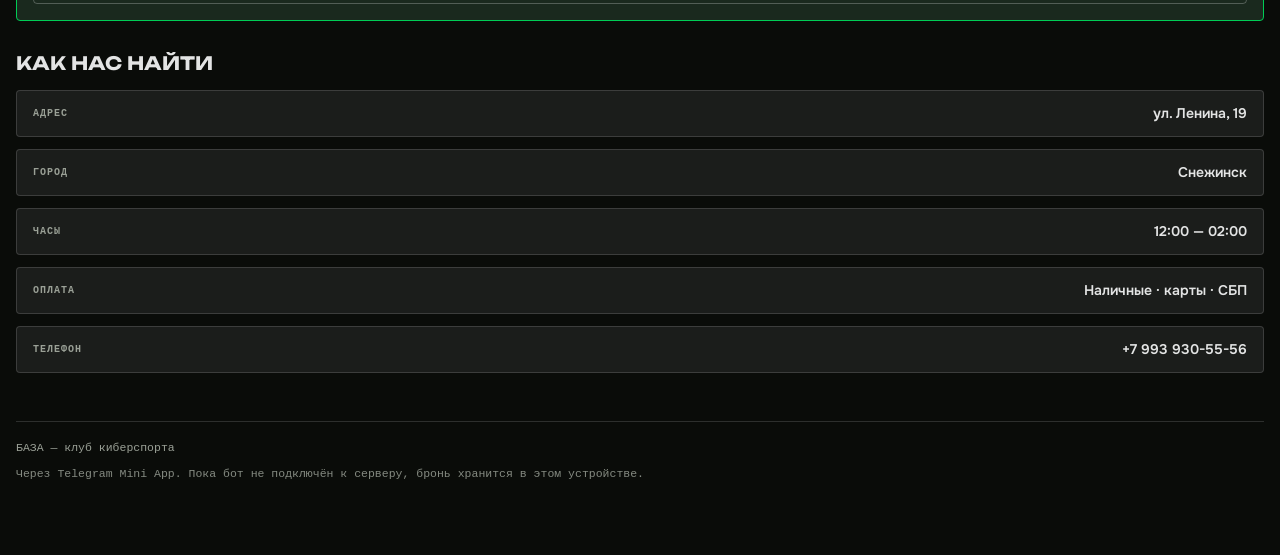
<file: tma/index.html>
<!DOCTYPE html>
<html lang="ru">
<head>
<meta charset="utf-8">
<meta name="viewport" content="width=device-width, initial-scale=1, viewport-fit=cover, maximum-scale=1">
<title>БАЗА — клуб киберспорта</title>

<meta name="theme-color" content="#000000">
<meta name="description" content="База — компьютерный клуб в Снежинске. Бронирование мест онлайн.">

<!-- официальный скрипт Telegram: без него приложение работает как обычная страница -->
<script src="https://telegram.org/js/telegram-web-app.js"></script>

<link rel="preconnect" href="https://fonts.googleapis.com">
<link rel="preconnect" href="https://fonts.gstatic.com" crossorigin>
<link href="https://fonts.googleapis.com/css2?family=Unbounded:wght@400;500;700;800&family=Onest:wght@300;400;500;600;700&display=swap" rel="stylesheet">

<!-- тот же слой данных, что у сайта и админки -->
<script src="../store.js"></script>

<link rel="stylesheet" href="../tokens.css">
<link rel="stylesheet" href="tg.css">
</head>

<body>
<div class="top">
  <span class="top__mark"><img src="../assets/logo.png" alt="" width="44" height="44"></span>
  <span>
    <span class="top__name">БАЗА</span><br>
    <span class="top__sub">клуб киберспорта</span>
  </span>
  <span class="top__who" id="who" hidden>
    <span id="whoName"></span>
    <img class="top__avatar" id="whoAvatar" alt="" width="32" height="32">
  </span>
</div>

<main class="shell" id="shell">

  <!-- ============================ шапка ============================ -->
  <section class="hero">
    <span class="hero__k"><i class="hero__dot" id="openDot"></i><span id="openText">…</span></span>
    <h1>База<br>киберспорта</h1>
    <p class="hero__lead" id="lead">Игровые места в Снежинске. Выбирай слот, бронируй, приходи.</p>
    <div class="hero__meta">
      <span class="chip chip--acc" id="mHours">часы</span>
      <span class="chip" id="mCity">Снежинск</span>
      <span class="chip" id="mPay">наличные</span>
    </div>
  </section>

  <!-- ============================ тарифы ============================ -->
  <section class="sec" id="tariffs">
    <div class="sec__head"><h2>Тарифы</h2><span class="badge">цены за слот</span></div>
    <div class="cards" id="tCards"></div>
  </section>

  <!-- ============================ бронирование ============================ -->
  <section class="sec" id="book">
    <div class="sec__head">
      <h2>Забронировать</h2>
      <span class="badge" id="freeBadge">—</span>
    </div>

    <div class="label" style="margin-bottom:var(--s2)">Дата</div>
    <div class="dates" id="dates" role="group" aria-label="Выбор даты"></div>

    <div class="label" style="margin:var(--s5) 0 var(--s2)">Слот</div>
    <div class="slots" id="slots" role="group" aria-label="Выбор слота"></div>

    <div class="zone" style="margin-top:var(--s5)">
      <div class="zone__head">
        <h3>Схема зала</h3>
        <span class="zone__cnt" id="zoneCount">—</span>
      </div>
      <div id="seatMap"></div>
    </div>

    <div class="sum" id="summary" hidden>
      <div class="sum__row"><span>Место</span><b id="sSeat">—</b></div>
      <div class="sum__row"><span>Когда</span><b id="sWhen">—</b></div>
      <div class="sum__row"><span>Тариф</span><b id="sTariff">—</b></div>
      <div class="sum__tot"><span>Итого</span><b id="sTotal">0 ₽</b></div>
      <div class="btns">
        <button class="btn" type="button" id="bookBtn">Забронировать</button>
        <button class="btn btn--ghost" type="button" id="resetBtn" hidden>Сбросить</button>
      </div>
    </div>

    <p class="notice" id="closedNotice" hidden></p>
  </section>

  <!-- ============================ контакты ============================ -->
  <section class="sec" id="contacts">
    <div class="sec__head"><h2>Как нас найти</h2></div>
    <div class="contacts">
      <div class="crow"><span>Адрес</span><b id="cAddr">—</b></div>
      <div class="crow"><span>Город</span><b id="cCity">—</b></div>
      <div class="crow"><span>Часы</span><b id="cHours">—</b></div>
      <div class="crow"><span>Оплата</span><b id="cPay">—</b></div>
      <div class="crow" id="cPhoneRow" hidden><span>Телефон</span><b id="cPhone">—</b></div>
    </div>
  </section>

  <footer class="foot">
    <p id="footName">БАЗА — клуб киберспорта</p>
    <p class="foot__note" id="footNote"></p>
  </footer>
</main>

<p class="mb-hint" id="mbHint">Нажми «Забронировать» внизу экрана</p>

<!-- ============================ диалог подтверждения ============================ -->
<dialog class="dlg" id="bookDlg" aria-labelledby="bookTitle">
  <form class="dlg__in" id="bookForm" novalidate>
    <div class="dlg__head">
      <div>
        <span class="label">Бронирование</span>
        <h3 id="bookTitle">Подтвердить бронь</h3>
      </div>
      <button class="icon-btn" type="button" id="bookClose" aria-label="Закрыть">
        <svg viewBox="0 0 24 24" fill="none" stroke="currentColor" stroke-width="2" stroke-linecap="round" aria-hidden="true"><path d="M18 6L6 18M6 6l12 12"/></svg>
      </button>
    </div>

    <div class="notice notice--ok" id="dlgSummary"></div>

    <div class="field">
      <label class="label" for="bkName">Имя</label>
      <input class="inp" id="bkName" name="name" type="text" autocomplete="name"
             maxlength="60" placeholder="Как к тебе обращаться" required>
    </div>
    <div class="field">
      <label class="label" for="bkPhone">Телефон</label>
      <input class="inp" id="bkPhone" name="phone" type="tel" autocomplete="tel"
             maxlength="24" placeholder="+7 900 000-00-00" required>
    </div>

    <p class="notice notice--err" id="bkMsg" hidden></p>

    <div class="sum__tot" style="padding-top:0;border:0">
      <span>Итого</span><b id="dlgTotal">0 ₽</b>
    </div>

    <div class="btns">
      <button class="btn" type="submit" id="bookConfirm">Забронировать</button>
      <button class="btn btn--ghost" type="button" id="bookCancel">Отмена</button>
    </div>

    <p class="foot__note">Оплата на месте. Бронь без подтверждения администратором
      не гарантирует место.</p>
  </form>
</dialog>

<script src="app.js"></script>
</body>
</html>
</file>
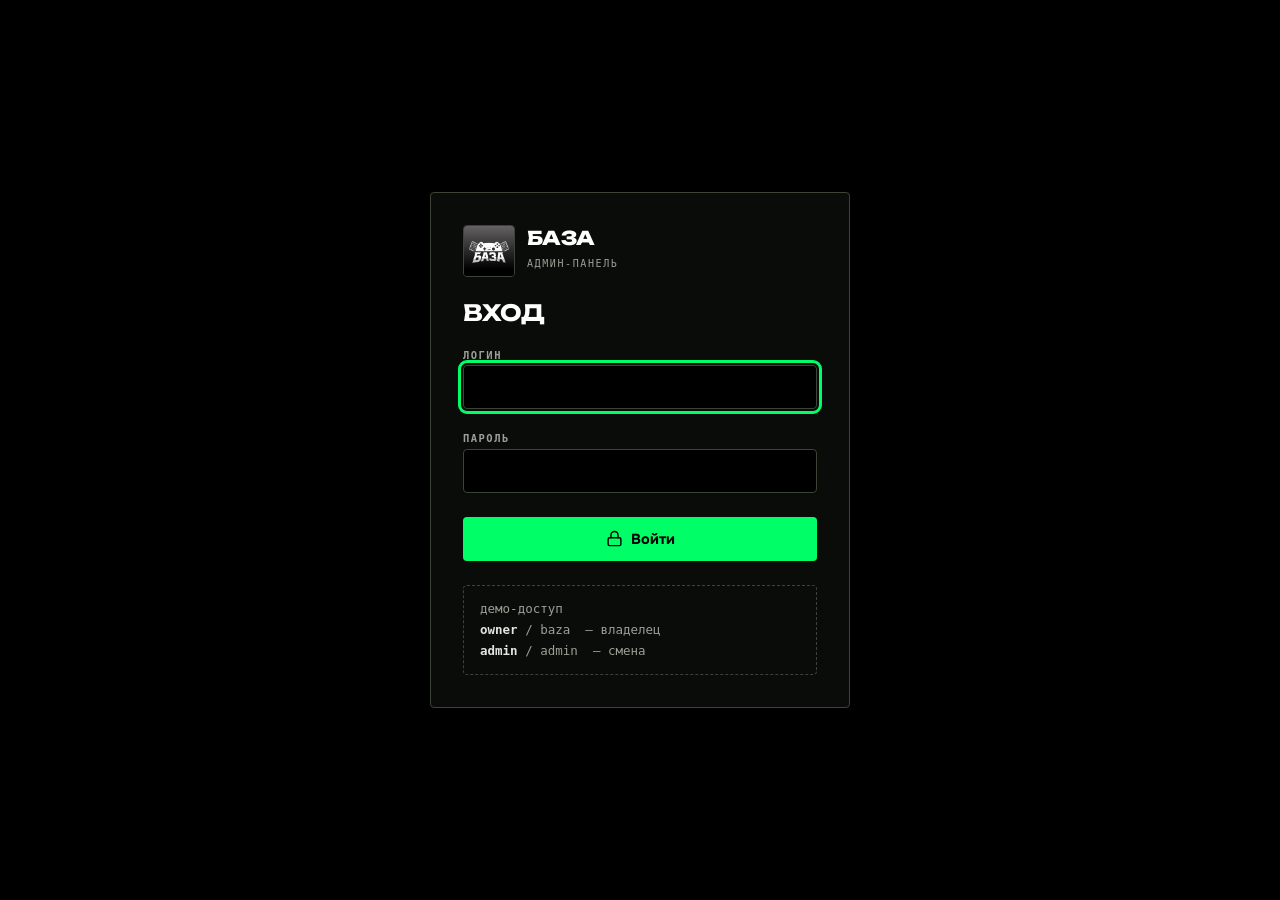
<file: admin.html>
<!DOCTYPE html>
<html lang="ru" data-theme="dark">
<head>
<meta charset="utf-8">
<meta name="viewport" content="width=device-width, initial-scale=1">
<title>БАЗА — админ-панель</title>
<meta name="robots" content="noindex">
<meta name="theme-color" content="#000000">
<link rel="icon" href="assets/logo.png">

<link rel="preconnect" href="https://fonts.googleapis.com">
<link rel="preconnect" href="https://fonts.gstatic.com" crossorigin>
<link href="https://fonts.googleapis.com/css2?family=Unbounded:wght@400;500;700;800&family=Onest:wght@300;400;500;600;700&display=swap" rel="stylesheet">
<link rel="stylesheet" href="tokens.css">

<style>
/* ============================================================================
   АДМИН-ПАНЕЛЬ «БАЗА»
   Токены — общие с сайтом (tokens.css). Компоненты (кнопки, поля, таблицы)
   здесь свои: публичный сайт их набор не использует, дублировать нечего.
   ========================================================================= */

*,*::before,*::after{box-sizing:border-box;margin:0;padding:0}
html{-webkit-text-size-adjust:100%}
body{
  background:var(--bg);color:var(--fg-2);
  font:400 15px/1.5 var(--f-body);
  -webkit-font-smoothing:antialiased;
  min-height:100vh;
}
img{max-width:100%;display:block}
button,input,select,textarea{font:inherit;color:inherit}
button{background:none;border:0;cursor:pointer}
a{color:inherit;text-decoration:none}
:focus-visible{outline:3px solid var(--acc);outline-offset:2px;border-radius:2px}
@media (prefers-reduced-motion:reduce){
  *,*::before,*::after{transition-duration:.01ms!important;animation-duration:.01ms!important}
}
.sr{position:absolute;width:1px;height:1px;padding:0;margin:-1px;overflow:hidden;clip:rect(0,0,0,0);white-space:nowrap;border:0}
.mono{font-family:var(--f-mono);font-variant-numeric:tabular-nums}
.hint{color:var(--fg-muted);font-size:13px;font-weight:300;margin-top:var(--s3)}

.skip{position:absolute;left:-999px;top:0;z-index:100;background:var(--acc);color:var(--on-acc);padding:var(--s3) var(--s4);font-weight:600}
.skip:focus{left:var(--s4);top:var(--s4)}

/* ============================ primitives ============================ */
.btn{
  display:inline-flex;align-items:center;justify-content:center;gap:var(--s2);
  min-height:var(--tap);padding:0 var(--s4);
  border-radius:var(--r);border:1px solid transparent;
  font:600 14.5px/1 var(--f-body);white-space:nowrap;
  transition:background .18s var(--ease),border-color .18s var(--ease),color .18s var(--ease),transform .18s var(--ease);
}
.btn svg{width:17px;height:17px;flex:none}
.btn--primary{background:var(--acc);color:var(--on-acc);font-weight:700}
.btn--primary:hover{background:#3DFF7A;transform:translateY(-1px)}
.btn--ghost{border-color:var(--line-strong);color:var(--fg-2);background:var(--bg-elev)}
.btn--ghost:hover{border-color:var(--acc-dim);color:var(--acc-dim);background:rgba(0,255,102,.05)}
.btn--danger{border-color:var(--danger);color:var(--danger)}
.btn--danger:hover{background:rgba(255,77,77,.1)}
.btn--sm{min-height:var(--tap);padding:0 var(--s4);font-size:13.5px}
.btn:disabled{opacity:.45;cursor:not-allowed;transform:none}

.icon-btn{
  display:grid;place-items:center;width:var(--tap);height:var(--tap);flex:none;
  border:1px solid var(--line-strong);border-radius:var(--r);color:var(--fg-3);
  transition:border-color .18s var(--ease),color .18s var(--ease),background .18s var(--ease);
}
.icon-btn:hover{border-color:var(--acc-dim);color:var(--acc-dim);background:rgba(0,255,102,.06)}
.icon-btn svg{width:17px;height:17px}
.icon-btn--danger:hover{border-color:var(--danger);color:var(--danger);background:rgba(255,77,77,.08)}

.badge{
  display:inline-flex;align-items:center;gap:5px;padding:4px 9px;border-radius:3px;
  border:1px solid var(--line-strong);color:var(--fg-muted);
  font:600 10.5px/1 var(--f-mono);letter-spacing:.06em;text-transform:uppercase;white-space:nowrap;
}
.badge--ok{border-color:var(--acc-dim);color:var(--acc-dim);background:rgba(0,255,102,.07)}
.badge--warn{border-color:var(--warn);color:var(--warn);background:rgba(255,197,61,.08)}
.badge--danger{border-color:var(--danger);color:var(--danger);background:rgba(255,77,77,.08)}

.label{font:600 10.5px/1 var(--f-mono);letter-spacing:.14em;text-transform:uppercase;color:var(--fg-muted)}

.inp{
  width:100%;min-width:0;min-height:var(--tap);padding:0 var(--s3);
  border-radius:var(--r);border:1px solid var(--line-strong);
  background:var(--bg);color:var(--fg);
  font:400 14.5px/1 var(--f-body);
}
select.inp{cursor:pointer;padding-right:var(--s2)}
textarea.inp{min-height:120px;padding:var(--s3);font:400 13px/1.55 var(--f-mono);resize:vertical}
input[type="date"].inp{font-family:var(--f-mono);font-size:13.5px}
input[type="checkbox"]{width:18px;height:18px;accent-color:var(--acc);cursor:pointer}
.f{display:grid;gap:5px;min-width:0}
.fields{display:grid;gap:var(--s3);grid-template-columns:repeat(auto-fit,minmax(170px,1fr));align-items:end}
.check{display:inline-flex;align-items:center;gap:var(--s2);min-height:var(--tap);cursor:pointer;font-size:14px;color:var(--fg-2)}

/* ============================ login ============================ */
.login{min-height:100vh;display:grid;place-items:center;padding:var(--s4)}
.login__box{
  width:min(100%,420px);border:1px solid var(--line-strong);border-radius:var(--r);
  background:var(--bg-elev);padding:var(--s6);display:grid;gap:var(--s5);
}
.login__brand{display:flex;align-items:center;gap:var(--s3)}
.login__mark{width:52px;height:52px;flex:none;border-radius:var(--r);border:1px solid var(--line-strong);overflow:hidden;background:var(--surface-2)}
.login__name{font:800 19px/1 var(--f-display);color:var(--fg);letter-spacing:.02em}
.login__sub{font:500 10px/1.6 var(--f-mono);letter-spacing:.16em;text-transform:uppercase;color:var(--fg-muted)}
.login h1{font:700 1.4rem/1.1 var(--f-display);text-transform:uppercase;color:var(--fg)}
.demo-creds{
  border:1px dashed var(--line-strong);border-radius:var(--r);padding:var(--s3) var(--s4);
  font:500 12.5px/1.7 var(--f-mono);color:var(--fg-muted);
}
.demo-creds b{color:var(--fg-2);font-weight:600}

/* ============================ shell ============================ */
.app{display:grid;grid-template-columns:256px minmax(0,1fr);min-height:100vh}
.rail{
  position:sticky;top:0;height:100vh;overflow-y:auto;min-width:0;
  border-right:1px solid var(--line);background:var(--bg-elev);
  padding:var(--s4);display:flex;flex-direction:column;gap:var(--s5);
}
.rail__brand{display:flex;align-items:center;gap:var(--s3)}
.rail__mark{width:var(--tap);height:var(--tap);flex:none;border-radius:var(--r);border:1px solid var(--line-strong);overflow:hidden;background:var(--surface-2)}
.rail__name{font:800 16px/1 var(--f-display);color:var(--fg)}
.rail__sub{font:500 9.5px/1.6 var(--f-mono);letter-spacing:.14em;text-transform:uppercase;color:var(--fg-muted)}
.rail__nav{display:grid;gap:var(--s1);min-width:0}
.nav-btn{
  display:flex;align-items:center;gap:var(--s3);width:100%;min-height:var(--tap);
  padding:0 var(--s3);border-radius:var(--r);text-align:left;font-size:14.5px;
  color:var(--fg-3);font-weight:500;
  transition:background .18s var(--ease),color .18s var(--ease);
}
.nav-btn:hover{background:var(--surface-2);color:var(--fg)}
.nav-btn[aria-current="page"]{background:var(--acc);color:var(--on-acc);font-weight:700}
.nav-btn svg{width:17px;height:17px;flex:none}
.nav-btn .cnt{margin-left:auto;font:600 11px/1 var(--f-mono);padding:3px 6px;border-radius:3px;background:var(--surface-3);color:var(--fg-muted)}
.nav-btn[aria-current="page"] .cnt{background:rgba(0,0,0,.2);color:var(--on-acc)}
.rail__spacer{flex:1}
.rail__user{
  border-top:1px solid var(--line);padding-top:var(--s4);
  display:grid;gap:var(--s2);font-size:13.5px;
}
.rail__who{color:var(--fg-2);font-weight:600}
.rail__role{font:600 10px/1 var(--f-mono);letter-spacing:.12em;text-transform:uppercase;color:var(--acc-dim)}
.rail__demo{font:500 11px/1.6 var(--f-mono);color:var(--fg-muted);opacity:.8}

@media (max-width:920px){
  .app{grid-template-columns:1fr}
  .rail{
    position:static;height:auto;overflow:visible;
    border-right:0;border-bottom:1px solid var(--line);
    padding:var(--s3) var(--s4);gap:var(--s3);
  }
  .rail__brand{order:1}
  .rail__user{order:2;border-top:0;padding-top:0;margin-left:auto;justify-items:end}
  .rail__nav{order:3;grid-column:1/-1;display:flex;overflow-x:auto;gap:var(--s1);padding-bottom:2px}
  .rail__nav .nav-btn{width:auto;flex:none;white-space:nowrap}
  .rail__spacer{display:none}
  .rail__demo{display:none}
}

/* ============================ main ============================ */
.main{padding:var(--s5) var(--s6) var(--s8);min-width:0}
@media (max-width:920px){.main{padding:var(--s5) var(--s4) var(--s8)}}
.page-head{display:flex;flex-wrap:wrap;align-items:baseline;gap:var(--s3);margin-bottom:var(--s5)}
.page-head h1{font:700 1.5rem/1.1 var(--f-display);text-transform:uppercase;color:var(--fg)}
.page-head p{color:var(--fg-muted);font-size:13.5px;font-weight:300}

.panel{
  border:1px solid var(--line);border-radius:var(--r);background:var(--bg-elev);
  padding:var(--s5);margin-bottom:var(--s4);min-width:0;
}
.panel__head{display:flex;flex-wrap:wrap;align-items:center;gap:var(--s3);margin-bottom:var(--s4)}
.panel__head h2{font:700 1.02rem/1.2 var(--f-display);text-transform:uppercase;color:var(--fg)}
.panel__head .spacer{margin-left:auto}
.panel__acts{display:flex;flex-wrap:wrap;gap:var(--s2);margin-top:var(--s4)}

/* ============================ tables ============================ */
.tbl-wrap{overflow-x:auto;border:1px solid var(--line);border-radius:var(--r);background:var(--bg-elev)}
.tbl{width:100%;border-collapse:collapse;font-size:14px;white-space:nowrap}
.tbl th{
  text-align:left;padding:var(--s3);border-bottom:1px solid var(--line-strong);
  font:600 10.5px/1 var(--f-mono);letter-spacing:.1em;text-transform:uppercase;color:var(--fg-muted);
}
.tbl td{padding:var(--s2) var(--s3);border-bottom:1px solid var(--line);vertical-align:middle}
.tbl tr:last-child td{border-bottom:0}
.tbl tbody tr:hover td{background:rgba(255,255,255,.02)}
.row-act{display:flex;gap:var(--s2)}
.empty-row{padding:var(--s6);text-align:center;color:var(--fg-muted);font-weight:300}

/* ============================ seats ============================ */
.zone + .zone{margin-top:var(--s5);padding-top:var(--s5);border-top:1px dashed var(--line-strong)}
.zone__head{display:flex;flex-wrap:wrap;align-items:center;gap:var(--s3);margin-bottom:var(--s3)}
.zone__head h3{font:700 14px/1 var(--f-display);text-transform:uppercase;color:var(--fg);letter-spacing:.03em}
.seats{display:grid;gap:var(--s2);grid-template-columns:repeat(auto-fill,minmax(76px,1fr))}
.seat{
  min-height:58px;padding:6px 4px;
  display:flex;flex-direction:column;align-items:center;justify-content:center;gap:3px;
  border:1px solid var(--line-strong);border-radius:var(--r);background:var(--surface);
  font:600 12.5px/1 var(--f-mono);color:var(--fg-2);
  transition:border-color .18s var(--ease),background .18s var(--ease),transform .18s var(--ease),color .18s var(--ease);
}
.seat small{font:500 9.5px/1 var(--f-mono);color:var(--fg-muted);letter-spacing:.04em;text-transform:uppercase}
.seat--free:hover{border-color:var(--acc-dim);background:rgba(0,255,102,.1);transform:translateY(-2px);color:var(--fg)}
.seat--booked{border-color:var(--warn);background:rgba(255,197,61,.1);color:var(--warn)}
.seat--booked small{color:var(--warn);opacity:.85}
.seat--block{
  border-style:dashed;color:var(--busy);
  background:repeating-linear-gradient(45deg,var(--surface-2),var(--surface-2) 4px,var(--surface) 4px,var(--surface) 8px);
}
.seat--block small{color:var(--busy)}
.legend-i{display:inline-flex;align-items:center;gap:var(--s2);font-size:12.5px;color:var(--fg-muted)}
.sw{width:15px;height:15px;border-radius:3px;border:1px solid var(--line-strong);flex:none}
.sw-free{background:var(--surface)}
.sw-booked{background:var(--warn);border-color:var(--warn)}
.sw-block{background:repeating-linear-gradient(45deg,var(--surface-2),var(--surface-2) 3px,var(--surface) 3px,var(--surface) 6px)}

/* ============================ tariffs ============================ */
.tgrid{display:grid;gap:var(--s4);grid-template-columns:repeat(auto-fit,minmax(320px,1fr))}
.tcard{border:1px solid var(--line);border-radius:var(--r);background:var(--bg-elev);padding:var(--s4);display:grid;gap:var(--s4);align-content:start}
.tcard--flag{border-color:var(--acc-dim)}
.tcard__head{display:flex;align-items:center;gap:var(--s3);flex-wrap:wrap}
.tcard__head h3{font:700 1rem/1 var(--f-display);text-transform:uppercase;color:var(--fg)}
.spec-row{display:grid;grid-template-columns:minmax(0,1fr) minmax(0,1fr) var(--tap);gap:var(--s2)}
.spec-list{display:grid;gap:var(--s2)}
.price-grid{display:grid;gap:var(--s2);grid-template-columns:repeat(3,minmax(0,1fr))}

/* ============================ schedule ============================ */
.week{display:grid;gap:var(--s2)}
.week__row{
  display:grid;grid-template-columns:110px minmax(0,1fr) minmax(0,1fr) auto;gap:var(--s3);align-items:center;
  padding:var(--s2) var(--s3);border:1px solid var(--line);border-radius:var(--r);background:var(--bg);
}
.week__day{font:600 13.5px/1 var(--f-body);color:var(--fg-2)}
.week__row.is-closed{opacity:.55}
@media (max-width:640px){
  .week__row{grid-template-columns:minmax(0,1fr) minmax(0,1fr);grid-auto-rows:auto}
  .week__day{grid-column:1/-1}
}

/* ============================ stats ============================ */
.kpis{display:grid;gap:var(--s3);grid-template-columns:repeat(auto-fit,minmax(160px,1fr));margin-bottom:var(--s4)}
.kpi{border:1px solid var(--line);border-radius:var(--r);background:var(--bg-elev);padding:var(--s4)}
.kpi b{display:block;font:800 1.6rem/1 var(--f-mono);color:var(--acc-dim);margin-bottom:7px;font-variant-numeric:tabular-nums}
.kpi span{font:600 10px/1.35 var(--f-mono);letter-spacing:.11em;text-transform:uppercase;color:var(--fg-muted)}
.bars{display:grid;gap:7px}
.bar{display:grid;grid-template-columns:96px minmax(0,1fr) 92px;gap:var(--s3);align-items:center;font-size:13px}
.bar__track{height:10px;border-radius:2px;background:var(--surface-2);overflow:hidden}
.bar__fill{height:100%;background:var(--acc);border-radius:2px}
.bar__val{text-align:right;font-family:var(--f-mono);font-size:12.5px;color:var(--fg-2);font-variant-numeric:tabular-nums}
.bar__key{color:var(--fg-muted);font-family:var(--f-mono);font-size:12px}
@media (max-width:480px){
  .bar{grid-template-columns:64px minmax(0,1fr) 72px;gap:var(--s2);font-size:12px}
}

/* ============================ modal / toast ============================ */
.modal{border:1px solid var(--acc-dim);border-radius:var(--r);background:var(--bg-elev);color:var(--fg-2);padding:0;width:min(100% - 2rem,600px)}
.modal::backdrop{background:rgba(0,0,0,.78);backdrop-filter:blur(5px)}
.modal__in{padding:var(--s5);display:grid;gap:var(--s4);max-height:86vh;overflow:auto}
.modal__head{display:flex;align-items:center;gap:var(--s3)}
.modal__head h2{font:700 1.15rem/1.2 var(--f-display);text-transform:uppercase;color:var(--fg);flex:1}
.modal__acts{display:flex;gap:var(--s2);flex-wrap:wrap}

.toast{
  position:fixed;left:50%;bottom:var(--s5);transform:translate(-50%,140%);
  z-index:200;width:max-content;max-width:min(100% - 2rem,560px);
  padding:var(--s3) var(--s5);border-radius:var(--r);
  border:1px solid var(--acc-dim);background:rgba(10,12,9,.97);color:var(--acc-dim);
  font:600 14px/1.45 var(--f-body);text-align:center;
  box-shadow:0 12px 40px rgba(0,0,0,.65);
  transition:transform .28s var(--ease);
}
.toast--in{transform:translate(-50%,0)}
.toast--err{border-color:var(--danger);color:var(--danger)}

.notice{padding:var(--s3) var(--s4);border-radius:var(--r);border:1px solid var(--line-strong);font-size:13.5px;color:var(--fg-3);line-height:1.55}
.notice--ok{border-color:var(--acc-dim);color:var(--acc-dim);background:rgba(0,255,102,.06)}
.notice--err{border-color:var(--danger);color:var(--danger);background:rgba(255,77,77,.07)}
.notice--warn{border-color:var(--warn);color:var(--warn);background:rgba(255,197,61,.07)}
</style>
</head>

<body>
<a class="skip" href="#view">Перейти к содержимому</a>
<div id="app"></div>

<dialog class="modal" id="modal" aria-labelledby="modalTitle"></dialog>

<noscript>
  <p style="padding:2rem;color:#E3E4E4">
    Админ-панель требует JavaScript.
  </p>
</noscript>

<script src="store.js"></script>
<script src="admin.js"></script>
</body>
</html>
</file>
<file: tokens.css>
/* ============================================================================
   БАЗА — общие design tokens
   Подключается и сайтом (index.html), и админ-панелью (admin.html).
   Меняешь здесь — меняется везде.

   Палитра снята с аватарки клуба (100% монохром, 0 насыщенных пикселей).
   Единственный акцент — неоново-зелёный. Контрасты проверены:
     #00FF66 на #000000 = 15.50:1
     #00CC55 на #000000 =  9.77:1
     #FFFFFF на #000000 = 21.00:1
     #B9BDB5 на #000000 = 11.01:1
     #9AA096 на #000000 =  7.84:1
   #6B716A (4.20:1) и #575556 (2.84:1) для текста не используются.
   ========================================================================= */
:root{
  /* surfaces */
  --bg:            #000000;
  --bg-elev:       #0A0C09;
  --surface:       #12190C;
  --surface-2:     #1A1D16;
  --surface-3:     #232323;

  /* lines */
  --line:          #2A3026;
  --line-strong:   #3B4436;

  /* text */
  --fg:            #FFFFFF;
  --fg-2:          #E3E4E4;
  --fg-3:          #B9BDB5;
  --fg-muted:      #9AA096;

  /* accent */
  --acc:           #00FF66;
  --acc-dim:       #00CC55;
  --acc-deep:      #0B3D1F;
  --acc-glow:      rgba(0,255,102,.28);
  --on-acc:        #000000;

  /* semantic */
  --busy:          #8A9088;
  --warn:          #FFC53D;
  --danger:        #FF4D4D;

  /* type */
  --f-display: "Unbounded", system-ui, sans-serif;
  --f-body:    "Onest", system-ui, -apple-system, sans-serif;
  --f-mono:    ui-monospace, "Cascadia Mono", Consolas, monospace;

  /* rhythm */
  --s1:.25rem; --s2:.5rem;  --s3:.75rem; --s4:1rem;
  --s5:1.5rem; --s6:2rem;   --s7:3rem;   --s8:4.5rem;
  --r: 4px;
  --tap: 44px;
  --shell: 1280px;
  --ease: cubic-bezier(.2,.7,.3,1);
}
</file>
<file: tma/tg.css>
/* ============================================================================
   БАЗА — Telegram Mini App
   Мост между темой Telegram и токенами клуба (tokens.css).

   Telegram отдаёт цвета своей темы через themeParams. Мы не переписываем
   фирменный стиль целиком: неон-зелёный остаётся акцентом в обоих режимах,
   но поверхности и текст берутся из темы Telegram — тогда приложение не
   выглядит чужеродным в светлом клиенте.

   Подключать ПОСЛЕ tokens.css.
   ========================================================================= */

:root{
  /* значения Telegram, если скрипт не загрузился */
  --tg-bg:    #0A0C09;
  --tg-text:  #E3E4E4;
  --tg-hint:  #9AA096;
  --tg-link:  #00CC55;
  --tg-btn:   #00FF66;
  --tg-btntext:#000000;
  --tg-sec:   #12190C;

  /* поверхности: по теме Telegram, но в фирменной гамме */
  --bg:       var(--tg-bg);
  --fg:       var(--tg-text);
  --fg-2:     color-mix(in srgb, var(--tg-text) 88%, transparent);
  --fg-3:     color-mix(in srgb, var(--tg-text) 72%, transparent);
  --fg-muted: var(--tg-hint);

  --bg-elev:  color-mix(in srgb, var(--tg-bg) 92%, var(--tg-text) 8%);
  --surface:  color-mix(in srgb, var(--tg-bg) 86%, var(--tg-text) 14%);
  --surface-2:color-mix(in srgb, var(--tg-bg) 78%, var(--tg-text) 22%);

  --line:       color-mix(in srgb, var(--tg-text) 16%, transparent);
  --line-strong:color-mix(in srgb, var(--tg-text) 28%, transparent);

  /* безопасные зоны — под вырез камеры и жесткую панель Telegram */
  --sat: env(safe-area-inset-top, 0px);
  --sab: env(safe-area-inset-bottom, 0px);
  --sal: env(safe-area-inset-left, 0px);
  --sar: env(safe-area-inset-right, 0px);
}

*{box-sizing:border-box;margin:0;padding:0}
html{-webkit-text-size-adjust:100%;scroll-behavior:smooth}
body{
  background:var(--bg);color:var(--fg-2);
  font:400 15px/1.5 var(--f-body);
  -webkit-font-smoothing:antialiased;
  min-height:100vh;min-height:100dvh;
  /* не даём зуму при фокусе на поле в Telegram */
  -webkit-text-size-adjust:100%;
  overscroll-behavior-y:none;
}
body.tg-lock{overflow:hidden}
img{max-width:100%;display:block}
button,input,select,textarea{font:inherit;color:inherit}
button{background:none;border:0;cursor:pointer}
a{color:var(--tg-link);text-decoration:none}
:focus-visible{outline:3px solid var(--acc);outline-offset:2px;border-radius:2px}
@media (prefers-reduced-motion:reduce){
  *,*::before,*::after{transition-duration:.01ms!important;animation-duration:.01ms!important}
}
.sr{position:absolute;width:1px;height:1px;padding:0;margin:-1px;overflow:hidden;clip:rect(0,0,0,0);white-space:nowrap;border:0}
.mono{font-family:var(--f-mono);font-variant-numeric:tabular-nums}
.hint{color:var(--fg-muted);font-size:13px;font-weight:300}

/* ============================ каркас ============================ */
.shell{
  max-width:var(--shell);margin:0 auto;
  padding:calc(var(--sat) + var(--s4)) calc(var(--sar) + var(--s4))
          calc(var(--sab) + var(--s7)) calc(var(--sal) + var(--s4));
}
/* место под кнопку Telegram внизу */
@media (min-width:720px){
  .shell{padding-bottom:var(--s8)}
}

/* ============================ шапка ============================ */
.top{
  position:sticky;top:0;z-index:20;
  padding:calc(var(--sat) + var(--s3)) calc(var(--s4)) var(--s3);
  padding-left:calc(var(--sal) + var(--s4));
  padding-right:calc(var(--sar) + var(--s4));
  display:flex;align-items:center;gap:var(--s3);
  background:color-mix(in srgb, var(--bg) 88%, transparent);
  backdrop-filter:blur(14px);-webkit-backdrop-filter:blur(14px);
  border-bottom:1px solid var(--line);
}
.top__mark{
  width:var(--tap);height:var(--tap);flex:none;border-radius:var(--r);
  overflow:hidden;border:1px solid var(--line-strong);background:var(--surface-2);
}
.top__name{font:800 16px/1 var(--f-display);color:var(--fg);letter-spacing:.02em}
.top__sub{font:500 9.5px/1.6 var(--f-mono);letter-spacing:.16em;text-transform:uppercase;color:var(--fg-muted)}
.top__who{
  margin-left:auto;display:flex;align-items:center;gap:var(--s2);
  font:600 12px/1 var(--f-mono);color:var(--fg-muted);
}
.top__avatar{
  width:32px;height:32px;border-radius:50%;flex:none;object-fit:cover;
  background:var(--surface-2);border:1px solid var(--line-strong);
}

/* ============================ hero ============================ */
.hero{padding:var(--s6) 0 var(--s5);position:relative;overflow:hidden}
.hero::before{
  content:"";position:absolute;inset:-40% -20% auto -20%;height:70%;
  background:radial-gradient(60% 100% at 50% 0, var(--acc-glow), transparent 70%);
  pointer-events:none;z-index:0;
}
.hero > *{position:relative;z-index:1}
.hero__k{
  display:inline-flex;align-items:center;gap:var(--s2);margin-bottom:var(--s4);
  font:600 10.5px/1 var(--f-mono);letter-spacing:.16em;text-transform:uppercase;
  color:var(--acc-dim);
}
.hero__dot{width:7px;height:7px;border-radius:50%;background:var(--acc);flex:none}
.hero__dot[data-closed="1"]{background:var(--busy)}
.hero h1{
  font:800 clamp(2.2rem,10vw,3.4rem)/.94 var(--f-display);
  text-transform:uppercase;color:var(--fg);letter-spacing:-.01em;
}
.hero__lead{margin-top:var(--s4);font-size:15px;line-height:1.6;color:var(--fg-3);max-width:52ch}
.hero__meta{
  margin-top:var(--s5);display:flex;flex-wrap:wrap;gap:var(--s2);
}
.chip{
  display:inline-flex;align-items:center;gap:6px;
  padding:7px 11px;border-radius:3px;border:1px solid var(--line-strong);
  font:600 11px/1.35 var(--f-mono);color:var(--fg-3);
}
.chip--acc{border-color:var(--acc-dim);color:var(--acc-dim);background:color-mix(in srgb,var(--acc) 7%,transparent)}

/* ============================ секции ============================ */
.sec{padding-top:var(--s6);scroll-margin-top:calc(var(--sat) + 72px)}
.sec__head{display:flex;align-items:baseline;gap:var(--s3);margin-bottom:var(--s4)}
.sec__head h2{font:700 1.15rem/1.15 var(--f-display);text-transform:uppercase;color:var(--fg)}
.sec__head .badge{margin-left:auto}

/* ============================ даты ============================ */
.dates{
  display:flex;gap:var(--s2);overflow-x:auto;
  padding-bottom:var(--s2);margin:0 calc(var(--s4) * -1) 0;
  padding-left:var(--s4);padding-right:var(--s4);
  scroll-snap-type:x proximity;-webkit-overflow-scrolling:touch;
}
.dates::-webkit-scrollbar{height:0}
.date{
  flex:none;width:62px;min-height:64px;scroll-snap-align:start;
  display:flex;flex-direction:column;align-items:center;justify-content:center;gap:3px;
  border:1px solid var(--line-strong);border-radius:var(--r);background:var(--surface);
  transition:border-color .18s var(--ease),background .18s var(--ease),transform .18s var(--ease);
}
.date:hover{border-color:var(--acc-dim);transform:translateY(-2px)}
.date[aria-pressed="true"]{background:var(--acc);border-color:var(--acc);color:var(--on-acc)}
.date[disabled]{opacity:.4;cursor:not-allowed;transform:none}
.date[disabled]:hover{border-color:var(--line-strong);transform:none}
.date__dow{font:600 9.5px/1 var(--f-mono);letter-spacing:.1em;text-transform:uppercase;opacity:.75}
.date__n{font:800 19px/1 var(--f-mono)}
.date[aria-pressed="true"] .date__dow{opacity:.9}
.date--closed .date__n{text-decoration:line-through}

/* ============================ слоты ============================ */
.slots{display:flex;flex-wrap:wrap;gap:var(--s2)}
.slot{
  display:inline-flex;flex-direction:column;gap:3px;
  min-height:var(--tap);padding:var(--s3) var(--s4);
  border:1px solid var(--line-strong);border-radius:var(--r);background:var(--surface);
  text-align:left;transition:border-color .18s var(--ease),background .18s var(--ease);
}
.slot:hover{border-color:var(--acc-dim);background:color-mix(in srgb,var(--acc) 6%,transparent)}
.slot[aria-pressed="true"]{background:var(--acc);border-color:var(--acc);color:var(--on-acc)}
.slot__l{font:700 13px/1 var(--f-body)}
.slot__t{font:500 10.5px/1 var(--f-mono);opacity:.75}
.slot--full{width:100%}

/* ============================ карточки тарифов ============================ */
.cards{display:grid;gap:var(--s3);grid-template-columns:repeat(auto-fit,minmax(230px,1fr))}
.tcard{
  border:1px solid var(--line);border-radius:var(--r);background:var(--bg-elev);
  padding:var(--s4);display:grid;gap:var(--s3);align-content:start;
}
.tcard--flag{border-color:var(--acc-dim)}
.tcard__head{display:flex;align-items:center;gap:var(--s2);flex-wrap:wrap}
.tcard__head h3{font:700 .98rem/1 var(--f-display);text-transform:uppercase;color:var(--fg)}
.tcard__p{font:700 20px/1 var(--f-mono);color:var(--acc-dim)}
.tcard__d{font-size:13.5px;line-height:1.55;color:var(--fg-3)}
.tcard__s{font:500 11px/1.5 var(--f-mono);color:var(--fg-muted);word-break:break-word}

.badge{
  display:inline-flex;align-items:center;gap:5px;
  padding:4px 8px;border-radius:3px;border:1px solid var(--line-strong);
  color:var(--fg-muted);font:600 10px/1 var(--f-mono);
  letter-spacing:.06em;text-transform:uppercase;white-space:nowrap;
}
.badge--acc{border-color:var(--acc-dim);color:var(--acc-dim);background:color-mix(in srgb,var(--acc) 8%,transparent)}
.badge--warn{border-color:var(--warn);color:var(--warn);background:color-mix(in srgb,var(--warn) 9%,transparent)}
.badge--muted{color:var(--busy)}

/* ============================ схема мест ============================ */
.zone{margin-top:var(--s5)}
.zone:first-of-type{margin-top:0}
.zone__head{display:flex;align-items:center;gap:var(--s2);flex-wrap:wrap;margin-bottom:var(--s3)}
.zone__head h3{font:700 13px/1 var(--f-display);text-transform:uppercase;color:var(--fg);letter-spacing:.03em}
.zone__cnt{margin-left:auto;font:600 11px/1 var(--f-mono);color:var(--fg-muted)}
.seats{display:grid;gap:var(--s2);grid-template-columns:repeat(auto-fill,minmax(72px,1fr))}
.seat{
  position:relative;min-height:58px;padding:6px 4px;
  display:flex;flex-direction:column;align-items:center;justify-content:center;gap:3px;
  border:1px solid var(--line-strong);border-radius:var(--r);background:var(--surface);
  font:600 12.5px/1 var(--f-mono);color:var(--fg-2);
  transition:border-color .18s var(--ease),background .18s var(--ease),transform .18s var(--ease),color .18s var(--ease);
}
.seat:hover{border-color:var(--acc-dim);transform:translateY(-2px)}
.seat small{font:500 9px/1 var(--f-mono);color:var(--fg-muted);letter-spacing:.04em;text-transform:uppercase}
.seat__id{font-size:12.5px}
.seat__p{font-size:10px;font-variant-numeric:tabular-nums;opacity:.8}
.seat--free:hover{background:color-mix(in srgb,var(--acc) 9%,transparent);color:var(--fg)}
.seat--free:hover .seat__p{color:var(--acc-dim)}
.seat--taken{
  border-color:var(--line);color:var(--busy);cursor:not-allowed;
  background:repeating-linear-gradient(45deg,transparent,transparent 4px,color-mix(in srgb,var(--busy) 12%,transparent) 4px,color-mix(in srgb,var(--busy) 12%,transparent) 8px);
}
.seat--taken::after{
  content:"";position:absolute;inset:0;border-radius:var(--r);
  background:linear-gradient(to top right,transparent calc(50% - .7px),var(--line-strong) 50%,transparent calc(50% + .7px));
  pointer-events:none;
}
.seat--sel{background:var(--acc);border-color:var(--acc);color:var(--on-acc);transform:translateY(-2px)}
.seat--sel .seat__p,.seat--sel small{color:var(--on-acc);opacity:.75}
.seat--sel:hover{transform:translateY(-2px)}

/* ============================ итог + кнопка ============================ */
.sum{
  margin-top:var(--s5);border:1px solid var(--acc-dim);border-radius:var(--r);
  background:color-mix(in srgb,var(--acc) 5%,var(--bg-elev));
  padding:var(--s4);display:grid;gap:var(--s3);
}
.sum__row{display:flex;align-items:baseline;gap:var(--s3);font-size:14px}
.sum__row span{color:var(--fg-muted);font:600 10.5px/1.6 var(--f-mono);letter-spacing:.12em;text-transform:uppercase}
.sum__row b{color:var(--fg);font:600 14px/1.5 var(--f-body);margin-left:auto;text-align:right}
.sum__tot{display:flex;align-items:baseline;gap:var(--s3);padding-top:var(--s3);border-top:1px dashed var(--line-strong)}
.sum__tot span{color:var(--fg-muted);font:600 10.5px/1.6 var(--f-mono);letter-spacing:.12em;text-transform:uppercase}
.sum__tot b{margin-left:auto;font:800 26px/1 var(--f-mono);color:var(--acc-dim)}

.btns{display:grid;gap:var(--s2);grid-template-columns:1fr 1fr}
@media (min-width:520px){.btns{grid-template-columns:1fr}}
.btn{
  display:inline-flex;align-items:center;justify-content:center;gap:var(--s2);
  min-height:var(--tap);padding:0 var(--s4);border-radius:var(--r);
  border:1px solid transparent;background:var(--acc);color:var(--on-acc);
  font:700 15px/1 var(--f-body);white-space:nowrap;
  transition:transform .18s var(--ease),opacity .18s var(--ease);
}
.btn:active{transform:scale(.98)}
.btn:disabled{opacity:.4;cursor:not-allowed}
.btn--ghost{background:transparent;border-color:var(--line-strong);color:var(--fg-2);font-weight:600}
.btn--ghost:hover{border-color:var(--acc-dim);color:var(--acc-dim)}

/* подсказка снизу, когда MainButton активна */
.mb-hint{
  position:fixed;left:0;right:0;bottom:0;z-index:15;
  padding:var(--s2) var(--s4) calc(var(--s2) + var(--sab));
  background:linear-gradient(to top,var(--bg) 55%,transparent);
  font:500 11.5px/1.4 var(--f-mono);color:var(--fg-muted);text-align:center;
  pointer-events:none;opacity:0;transition:opacity .2s var(--ease);
}
.mb-hint--on{opacity:1}

/* ============================ диалог ============================ */
.dlg{
  border:1px solid var(--acc-dim);border-radius:var(--r);
  background:var(--bg-elev);color:var(--fg-2);padding:0;
  width:min(100% - 2rem,480px);max-height:88dvh;
}
.dlg::backdrop{background:rgba(0,0,0,.72);backdrop-filter:blur(4px)}
.dlg__in{padding:var(--s5);display:grid;gap:var(--s4)}
.dlg__head{display:flex;align-items:center;gap:var(--s3)}
.dlg__head h3{font:700 1.1rem/1.2 var(--f-display);text-transform:uppercase;color:var(--fg);flex:1}
.icon-btn{
  display:grid;place-items:center;width:var(--tap);height:var(--tap);flex:none;
  border:1px solid var(--line-strong);border-radius:var(--r);color:var(--fg-3);
}
.icon-btn:active{opacity:.6}
.icon-btn svg{width:18px;height:18px}

.field{display:grid;gap:5px}
.label{font:600 10.5px/1 var(--f-mono);letter-spacing:.14em;text-transform:uppercase;color:var(--fg-muted)}
.inp{
  width:100%;min-width:0;min-height:var(--tap);padding:0 var(--s3);
  border:1px solid var(--line-strong);border-radius:var(--r);
  background:var(--bg);color:var(--fg);font:400 16px/1 var(--f-body);
}
.inp::placeholder{color:var(--busy)}
textarea.inp{min-height:92px;padding:var(--s3);font-size:14px;resize:vertical}
.notice{
  padding:var(--s3) var(--s4);border-radius:var(--r);border:1px solid var(--line-strong);
  font-size:13.5px;color:var(--fg-3);line-height:1.55;
}
.notice--err{border-color:var(--danger);color:var(--danger);background:color-mix(in srgb,var(--danger) 8%,transparent)}
.notice--ok{border-color:var(--acc-dim);color:var(--acc-dim);background:color-mix(in srgb,var(--acc) 7%,transparent)}

/* ============================ контакты ============================ */
.contacts{display:grid;gap:var(--s3)}
.crow{
  display:flex;align-items:center;gap:var(--s3);
  padding:var(--s3) var(--s4);border:1px solid var(--line);border-radius:var(--r);
  background:var(--bg-elev);font-size:14px;
}
.crow svg{width:18px;height:18px;color:var(--acc-dim);flex:none}
.crow span{color:var(--fg-muted);font:600 10px/1.5 var(--f-mono);letter-spacing:.1em;text-transform:uppercase;min-width:76px}
.crow b{color:var(--fg);font-weight:600;margin-left:auto;text-align:right}

/* ============================ подвал ============================ */
.foot{
  margin-top:var(--s7);padding-top:var(--s4);border-top:1px solid var(--line);
  display:grid;gap:var(--s2);
  font:500 11.5px/1.7 var(--f-mono);color:var(--fg-muted);
}
.foot__note{font-size:11.5px;line-height:1.6;opacity:.85}

/* ============================ тост ============================ */
.toast{
  position:fixed;left:50%;bottom:calc(var(--sab) + var(--s5));
  transform:translate(-50%,140%);z-index:200;
  width:max-content;max-width:min(100% - 2rem,420px);
  padding:var(--s3) var(--s4);border-radius:var(--r);
  border:1px solid var(--acc-dim);background:var(--bg-elev);color:var(--acc-dim);
  font:600 13.5px/1.45 var(--f-body);text-align:center;
  box-shadow:0 12px 40px rgba(0,0,0,.55);
  transition:transform .28s var(--ease);
}
.toast--in{transform:translate(-50%,0)}

/* загрузка */
.skel{padding:var(--s6) 0;text-align:center;color:var(--fg-muted);font:500 13px/1 var(--f-mono)}
</file>
